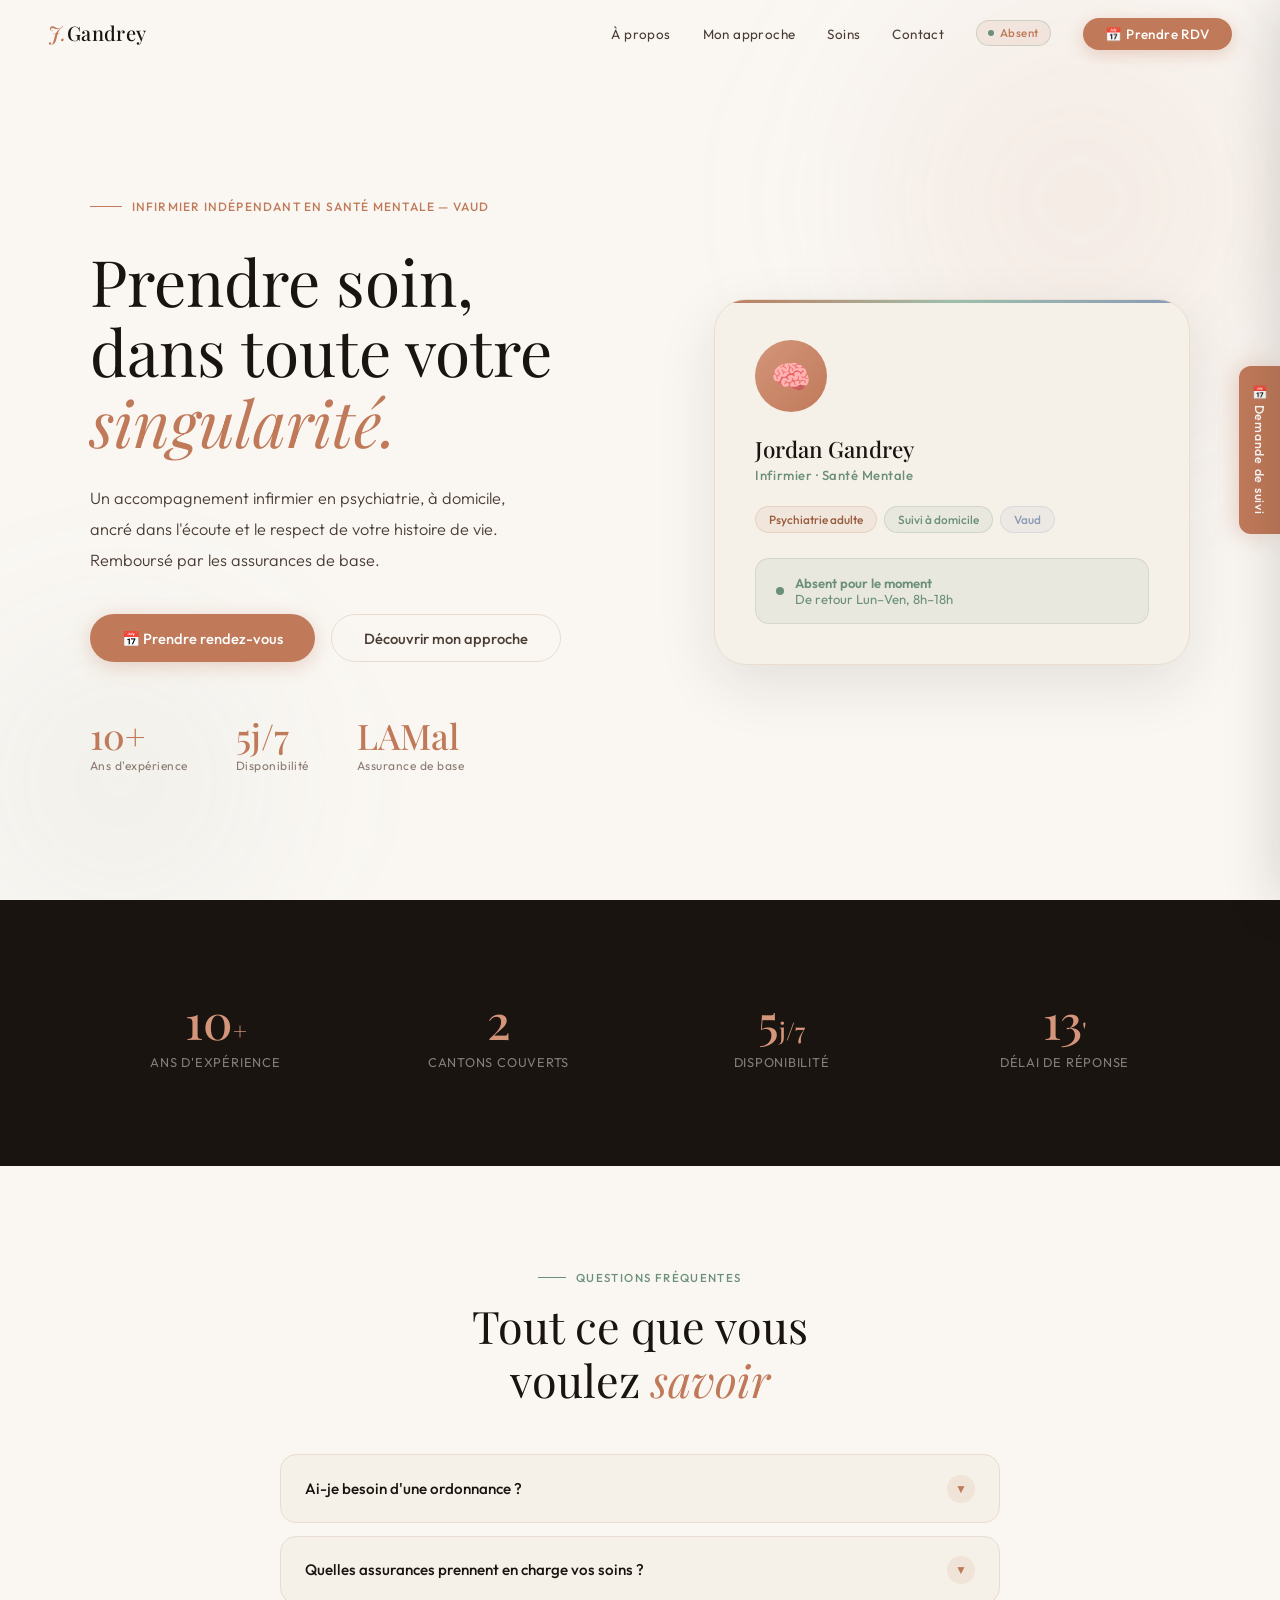
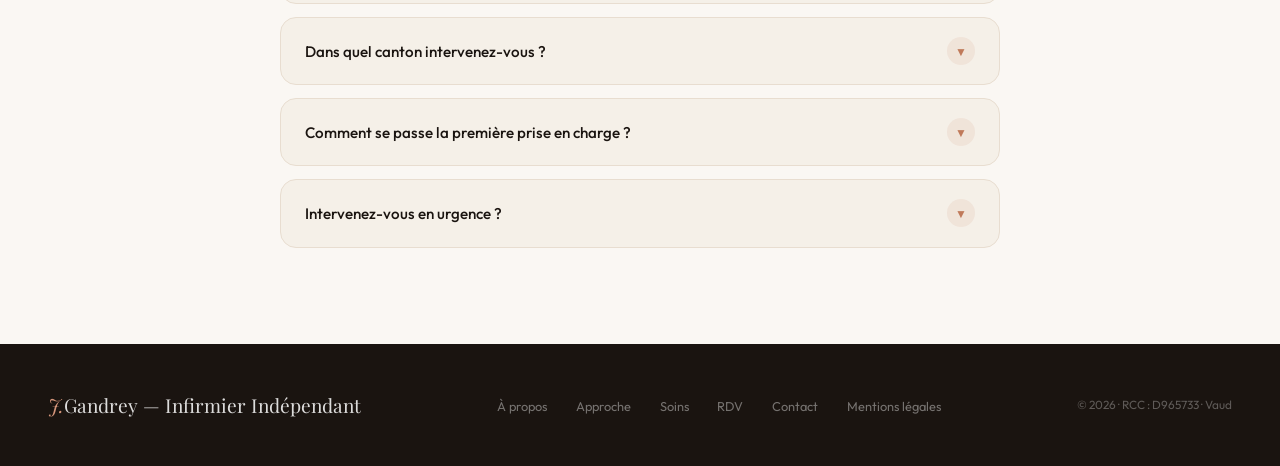
<file: index.html>
<!DOCTYPE html>
<html lang="fr">
<head>
<meta charset="UTF-8"/>
<meta name="viewport" content="width=device-width, initial-scale=1.0"/>
<meta name="google-site-verification" content="IgS9sx7Ei2rERh0AmQqqD_kfYR2W5op-xLHqdqCOcks"/>
<title>Jordan Gandrey — Infirmier Indépendant en Santé Mentale | Vaud</title>
<meta name="description" content="Infirmier indépendant en santé mentale à domicile, canton de Vaud. Suivi psychiatrique, entretiens, injections retard, coordination de soins. Remboursé par les assurances de base."/>
<meta property="og:type" content="website"/>
<meta property="og:locale" content="fr_CH"/>
<meta property="og:title" content="Jordan Gandrey — Infirmier Indépendant en Santé Mentale"/>
<meta property="og:description" content="Infirmier indépendant en santé mentale à domicile, canton de Vaud. Remboursé par les assurances de base."/>
<meta property="og:url" content="https://gandrey-santementale.ch/"/>
<meta name="twitter:card" content="summary"/>
<link rel="canonical" href="https://gandrey-santementale.ch/"/>
<link rel="icon" href="data:image/svg+xml,%3Csvg xmlns='http://www.w3.org/2000/svg' viewBox='0 0 64 64'%3E%3Crect width='64' height='64' rx='16' fill='%23c07a5a'/%3E%3Ctext x='32' y='44' font-family='Georgia,serif' font-size='34' font-style='italic' fill='%23fff' text-anchor='middle'%3EJ%3C/text%3E%3C/svg%3E"/>
<script type="application/ld+json">
{
  "@context": "https://schema.org",
  "@type": "MedicalBusiness",
  "name": "Jordan Gandrey - Infirmier en Santé Mentale",
  "description": "Infirmier indépendant en santé mentale à domicile, canton de Vaud. Remboursé par les assurances de base.",
  "url": "https://gandrey-santementale.ch/",
  "telephone": "+41784477846",
  "email": "jordan.gandrey@curacasa-hin.ch",
  "areaServed": {"@type": "AdministrativeArea", "name": "Canton de Vaud"},
  "medicalSpecialty": "Psychiatric",
  "priceRange": "Remboursé par les assurances de base",
  "sameAs": ["https://www.linkedin.com/in/jordan-gandrey-7a633412a/"],
  "openingHoursSpecification": {
    "@type": "OpeningHoursSpecification",
    "dayOfWeek": ["Monday", "Tuesday", "Wednesday", "Thursday", "Friday"],
    "opens": "08:00",
    "closes": "18:00"
  }
}
</script>
<script type="application/ld+json">
{
  "@context": "https://schema.org",
  "@type": "FAQPage",
  "mainEntity": [
    {
      "@type": "Question",
      "name": "Ai-je besoin d'une ordonnance ?",
      "acceptedAnswer": {
        "@type": "Answer",
        "text": "Non, pas besoin d'avoir déjà une ordonnance. C'est la fiche OPAS, signée par un médecin, qui fait office d'ordonnance pour les soins remboursés par l'assurance de base — et c'est moi qui m'en occupe : avec votre accord, je contacte votre médecin traitant ou psychiatre pour faire établir et signer cette fiche. Vous n'avez donc rien à démarcher vous-même."
      }
    },
    {
      "@type": "Question",
      "name": "Quelles assurances prennent en charge vos soins ?",
      "acceptedAnswer": {
        "@type": "Answer",
        "text": "Mes prestations sont remboursées par les assurances de base. La prise en charge dépend de votre contrat et franchise. La plupart des assurances complémentaires couvrent également une part des soins."
      }
    },
    {
      "@type": "Question",
      "name": "Dans quel canton intervenez-vous ?",
      "acceptedAnswer": {
        "@type": "Answer",
        "text": "J'interviens dans tout le canton de Vaud, à domicile. Pour toute demande hors de ce canton, contactez-moi directement."
      }
    },
    {
      "@type": "Question",
      "name": "Comment se passe la première prise en charge ?",
      "acceptedAnswer": {
        "@type": "Answer",
        "text": "Nous commençons par un entretien d'évaluation à votre domicile, sans engagement. Cela me permet de comprendre votre situation et construire un plan de soins adapté."
      }
    },
    {
      "@type": "Question",
      "name": "Intervenez-vous en urgence ?",
      "acceptedAnswer": {
        "@type": "Answer",
        "text": "Pour les urgences psychiatriques, contactez le 144 ou le 143 (La Main Tendue). Pour les demandes urgentes non-vitales, appelez-moi directement au 078 447 78 46."
      }
    }
  ]
}
</script>
<link rel="preconnect" href="https://fonts.googleapis.com"/>
<link href="https://fonts.googleapis.com/css2?family=Playfair+Display:ital,wght@0,400;0,500;0,700;1,400;1,500&family=Outfit:wght@300;400;500;600&display=swap" rel="stylesheet"/>
<link rel="stylesheet" href="/style.css"/>
</head>
<body>

<!-- NAV -->
<nav id="navbar">
  <a class="nav-logo" href="/"><em>J.</em>Gandrey</a>
  <ul class="nav-links" id="nav-links">
    <li><a href="/a-propos/">À propos</a></li>
    <li><a href="/approche/">Mon approche</a></li>
    <li><a href="/soins/">Soins</a></li>
    <li><a href="/contact/">Contact</a></li>
    <li><span class="nav-badge" id="nav-badge">Disponible</span></li>
    <li><a href="/rdv/" class="nav-pill">📅 Prendre RDV</a></li>
  </ul>
  <button class="hamburger" id="hamburger" aria-label="Ouvrir le menu" aria-expanded="false" aria-controls="nav-links"><span></span><span></span><span></span></button>
</nav>

<!-- BOUTON FLOTTANT -->
<button class="side-trigger" id="btn-side-trigger">📅 Demande de suivi</button>

<!-- OVERLAY -->
<div class="side-overlay" id="side-overlay"></div>

<!-- SIDE PANEL -->
<div class="side-panel" id="side-panel">
  <div class="side-panel-header">
    <h3>Demande de suivi</h3>
    <button class="side-panel-close" id="btn-side-close">✕</button>
  </div>
  <div class="side-panel-body">
    <div class="side-tabs">
      <button class="side-tab active" id="stab-patient">👤 Patient</button>
      <button class="side-tab" id="stab-pro">🏥 Pro de santé</button>
    </div>
    <!-- FORM PATIENT -->
    <div class="side-form" id="side-form-patient">
      <form id="form-patient" name="demande-patient" method="POST" data-netlify="true" netlify-honeypot="bot-field-patient">
        <input type="hidden" name="form-name" value="demande-patient"/>
        <p style="display:none"><label>Ne pas remplir : <input name="bot-field-patient"/></label></p>
        <div class="side-form-group"><label>Prénom &amp; Nom *</label><input type="text" id="s-nom" name="nom" placeholder="Prénom Nom"/></div>
        <div class="side-form-group"><label>Téléphone *</label><input type="tel" id="s-tel" name="telephone" placeholder="078 XXX XX XX"/></div>
        <div class="side-form-group"><label>Date souhaitée *</label><input type="date" id="s-date" name="date"/></div>
        <div class="side-form-group"><label>Heure * (09h–16h)</label><input type="time" id="s-heure" name="heure" min="09:00" max="16:00"/></div>
        <div class="side-form-group"><label>Type de soin *</label>
          <select id="s-soin" name="soin">
            <option value="">Sélectionner...</option>
            <option>Entretien infirmier / soutien</option>
            <option>Préparation du pilulier</option>
            <option>Injection retard (neuroleptique)</option>
            <option>Surveillance &amp; étayage psychiatrique</option>
            <option>Entretien motivationnel</option>
            <option>Autre / première prise de contact</option>
          </select>
        </div>
        <div class="side-form-group"><label>Adresse *</label><input type="text" id="s-adresse" name="adresse" placeholder="Rue, ville, NPA"/></div>
        <div class="side-note">✉️ Votre demande est envoyée directement, sans passer par votre messagerie.</div>
        <button class="side-submit" type="submit" id="btn-book-patient">Confirmer le rendez-vous</button>
      </form>
      <div class="side-tel-block">
        <div class="side-tel-label">Besoin d'aide ?</div>
        <a href="tel:+41784477846">📞 078 447 78 46</a>
        <div class="side-tel-sub">Contactez-moi directement</div>
      </div>
    </div>
    <!-- FORM PRO -->
    <div class="side-form" id="side-form-pro" hidden>
      <form id="form-pro" name="demande-pro" method="POST" data-netlify="true" netlify-honeypot="bot-field-pro">
        <input type="hidden" name="form-name" value="demande-pro"/>
        <p style="display:none"><label>Ne pas remplir : <input name="bot-field-pro"/></label></p>
        <div class="side-form-group"><label>Prénom &amp; Nom *</label><input type="text" id="sp-nom" name="nom" placeholder="Prénom Nom"/></div>
        <div class="side-form-group"><label>Profession *</label>
          <select id="sp-profession" name="profession">
            <option value="">Sélectionner...</option>
            <option>Psychiatre</option>
            <option>Médecin généraliste</option>
            <option>Infirmier(e) CMS</option>
            <option>Psychologue FSP</option>
            <option>Assistant(e) social(e)</option>
            <option>Équipe mobile psychiatrique</option>
            <option>Autre</option>
          </select>
        </div>
        <div class="side-form-group"><label>Téléphone *</label><input type="tel" id="sp-tel" name="telephone" placeholder="078 XXX XX XX"/></div>
        <div class="side-form-group"><label>Date souhaitée *</label><input type="date" id="sp-date" name="date"/></div>
        <div class="side-form-group"><label>Heure * (09h–16h)</label><input type="time" id="sp-heure" name="heure" min="09:00" max="16:00"/></div>
        <div class="side-form-group"><label>Motif *</label>
          <select id="sp-motif" name="motif">
            <option value="">Sélectionner...</option>
            <option>Demande de suivi pour un patient</option>
            <option>Coordination de soins</option>
            <option>Relais post-hospitalisation</option>
            <option>Réunion de synthèse / staff</option>
            <option>Autre</option>
          </select>
        </div>
        <div class="side-note">🏥 Votre demande est envoyée directement, sans passer par votre messagerie.</div>
        <button class="side-submit" type="submit" id="btn-book-pro">Envoyer la demande</button>
      </form>
      <div class="side-tel-block">
        <div class="side-tel-label">Besoin d'aide ?</div>
        <a href="tel:+41784477846">📞 078 447 78 46</a>
        <div class="side-tel-sub">Contactez-moi directement</div>
      </div>
    </div>
  </div>
</div>

<section id="hero-section">
  <div class="hero-orb hero-orb-1"></div>
  <div class="hero-orb hero-orb-2"></div>
  <div class="hero-inner">
    <div class="hero-left">
      <div class="hero-eyebrow">Infirmier indépendant en santé mentale — Vaud</div>
      <h1 class="hero-h1">Prendre soin,<br>dans toute votre<br><em>singularité.</em></h1>
      <p class="hero-desc">Un accompagnement infirmier en psychiatrie, à domicile, ancré dans l'écoute et le respect de votre histoire de vie. Remboursé par les assurances de base.</p>
      <div class="hero-actions">
        <a class="btn btn-fill" href="/rdv/">📅 Prendre rendez-vous</a>
        <a class="btn btn-outline" href="/a-propos/">Découvrir mon approche</a>
      </div>
      <div class="hero-stats">
        <div><div class="hero-stat-num"><span class="counter" data-years-exp="true" data-target="9">0</span>+</div><div class="hero-stat-label">Ans d'expérience</div></div>
        <div><div class="hero-stat-num"><span class="counter" data-target="5">0</span>j/7</div><div class="hero-stat-label">Disponibilité</div></div>
        <div><div class="hero-stat-num">LAMal</div><div class="hero-stat-label">Assurance de base</div></div>
      </div>
    </div>
    <div class="hero-right">
      <div class="hero-card">
        <div class="hero-card-avatar">🧠</div>
        <div class="hero-card-name">Jordan Gandrey</div>
        <div class="hero-card-title">Infirmier · Santé Mentale</div>
        <div class="hero-card-tags">
          <span class="tag">Psychiatrie adulte</span>
          <span class="tag moss">Suivi à domicile</span>
          <span class="tag dusk">Vaud</span>
        </div>
        <div class="hero-card-avail">
          <div class="avail-dot"></div>
          <div class="avail-text"><strong id="avail-text">Disponible aujourd'hui</strong><br><span id="avail-sub">Réponse sous 30 minutes</span></div>
        </div>
      </div>
    </div>
  </div>
</section>

<section id="counters-section" class="section">
  <div class="section-inner">
    <div class="counters-grid">
      <div class="reveal"><div class="counter-num"><span class="counter" data-years-exp="true" data-target="9">0</span><span class="counter-suffix">+</span></div><div class="counter-label">Ans d'expérience</div></div>
      <div class="reveal reveal-delay-1"><div class="counter-num"><span class="counter" data-target="2">0</span></div><div class="counter-label">Cantons couverts</div></div>
      <div class="reveal reveal-delay-2"><div class="counter-num"><span class="counter" data-target="5">0</span><span class="counter-suffix">j/7</span></div><div class="counter-label">Disponibilité</div></div>
      <div class="reveal reveal-delay-3"><div class="counter-num"><span class="counter" data-target="30">0</span><span class="counter-suffix">'</span></div><div class="counter-label">Délai de réponse</div></div>
    </div>
  </div>
</section>

<section class="section" style="background:var(--paper)">
  <div class="section-inner">
    <div class="reveal" style="text-align:center;margin-bottom:0">
      <div class="section-eyebrow" style="justify-content:center">Questions fréquentes</div>
      <h2 class="section-h2">Tout ce que vous<br>voulez <em>savoir</em></h2>
    </div>
    <div class="faq-list">
      <div class="faq-item reveal"><button class="faq-question" aria-expanded="false">Ai-je besoin d'une ordonnance ?<span class="faq-arrow">▼</span></button><div class="faq-answer"><div class="faq-answer-inner">Non, pas besoin d'avoir déjà une ordonnance. C'est la fiche OPAS, signée par un médecin, qui fait office d'ordonnance pour les soins remboursés par l'assurance de base — et c'est moi qui m'en occupe : avec votre accord, je contacte votre médecin traitant ou psychiatre pour faire établir et signer cette fiche. Vous n'avez donc rien à démarcher vous-même.</div></div></div>
      <div class="faq-item reveal reveal-delay-1"><button class="faq-question" aria-expanded="false">Quelles assurances prennent en charge vos soins ?<span class="faq-arrow">▼</span></button><div class="faq-answer"><div class="faq-answer-inner">Mes prestations sont remboursées par les assurances de base. La prise en charge dépend de votre contrat et franchise. La plupart des assurances complémentaires couvrent également une part des soins.</div></div></div>
      <div class="faq-item reveal reveal-delay-2"><button class="faq-question" aria-expanded="false">Dans quel canton intervenez-vous ?<span class="faq-arrow">▼</span></button><div class="faq-answer"><div class="faq-answer-inner">J'interviens dans tout le canton de Vaud, à domicile. Pour toute demande hors de ce canton, contactez-moi directement.</div></div></div>
      <div class="faq-item reveal reveal-delay-3"><button class="faq-question" aria-expanded="false">Comment se passe la première prise en charge ?<span class="faq-arrow">▼</span></button><div class="faq-answer"><div class="faq-answer-inner">Nous commençons par un entretien d'évaluation à votre domicile, sans engagement. Cela me permet de comprendre votre situation et construire un plan de soins adapté.</div></div></div>
      <div class="faq-item reveal reveal-delay-4"><button class="faq-question" aria-expanded="false">Intervenez-vous en urgence ?<span class="faq-arrow">▼</span></button><div class="faq-answer"><div class="faq-answer-inner">Pour les urgences psychiatriques, contactez le 144 ou le 143 (La Main Tendue). Pour les demandes urgentes non-vitales, appelez-moi directement au 078 447 78 46.</div></div></div>
    </div>
  </div>
</section>

<!-- MODAL -->
<div class="modal-overlay" id="modal">
  <div class="modal-box">
    <div class="modal-icon" id="modal-icon">✉️</div>
    <h3 id="modal-title"></h3>
    <p id="modal-text"></p>
    <button class="modal-close" id="modal-close-btn">Fermer</button>
  </div>
</div>

<!-- FOOTER -->
<footer>
  <div class="footer-logo"><em>J.</em>Gandrey — Infirmier Indépendant</div>
  <ul class="footer-links">
    <li><a href="/a-propos/">À propos</a></li>
    <li><a href="/approche/">Approche</a></li>
    <li><a href="/soins/">Soins</a></li>
    <li><a href="/rdv/">RDV</a></li>
    <li><a href="/contact/">Contact</a></li>
    <li><a href="/mentions-legales/">Mentions légales</a></li>
  </ul>
  <div class="footer-legal">© <span id="copyright-year">2025</span> · RCC : D965733 · Vaud</div>
</footer>

<script src="/script.js"></script>
</body>
</html>
</file>
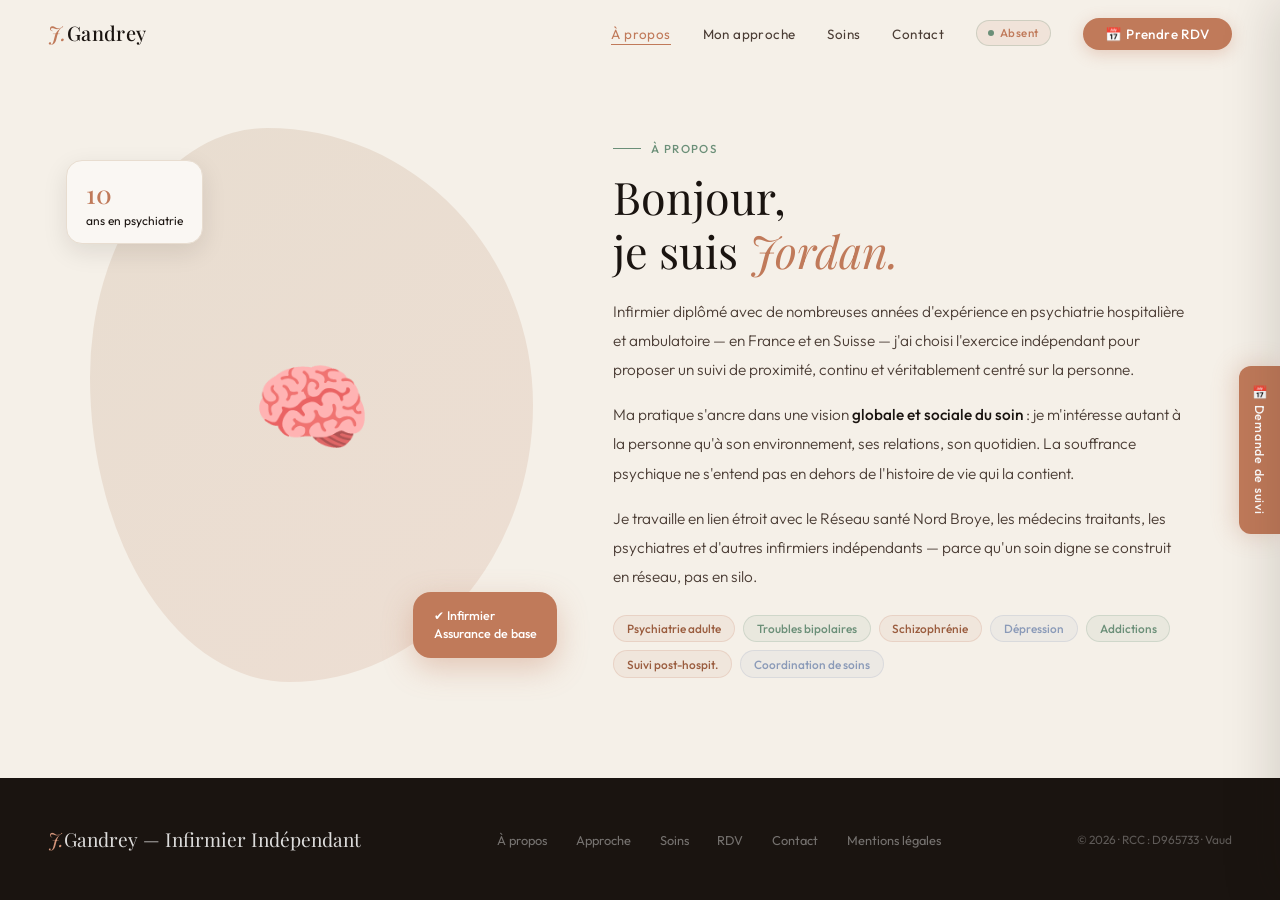
<file: a-propos/index.html>
<!DOCTYPE html>
<html lang="fr">
<head>
<meta charset="UTF-8"/>
<meta name="viewport" content="width=device-width, initial-scale=1.0"/>
<title>À Propos — Jordan Gandrey, Infirmier Indépendant | Vaud</title>
<meta name="description" content="Infirmier diplômé depuis 2016, spécialisé en psychiatrie adulte. Découvrez le parcours et l'approche de soin de Jordan Gandrey, infirmier indépendant en santé mentale dans le canton de Vaud."/>
<meta property="og:type" content="website"/>
<meta property="og:locale" content="fr_CH"/>
<meta property="og:title" content="À Propos — Jordan Gandrey, Infirmier Indépendant"/>
<meta property="og:description" content="Infirmier diplômé depuis 2016, spécialisé en psychiatrie adulte, dans le canton de Vaud."/>
<meta property="og:url" content="https://gandrey-santementale.ch/a-propos/"/>
<meta name="twitter:card" content="summary"/>
<link rel="canonical" href="https://gandrey-santementale.ch/a-propos/"/>
<link rel="icon" href="data:image/svg+xml,%3Csvg xmlns='http://www.w3.org/2000/svg' viewBox='0 0 64 64'%3E%3Crect width='64' height='64' rx='16' fill='%23c07a5a'/%3E%3Ctext x='32' y='44' font-family='Georgia,serif' font-size='34' font-style='italic' fill='%23fff' text-anchor='middle'%3EJ%3C/text%3E%3C/svg%3E"/>
<script type="application/ld+json">
{
  "@context": "https://schema.org",
  "@type": "MedicalBusiness",
  "name": "Jordan Gandrey - Infirmier en Santé Mentale",
  "description": "Infirmier indépendant en santé mentale à domicile, canton de Vaud. Remboursé par les assurances de base.",
  "url": "https://gandrey-santementale.ch/",
  "telephone": "+41784477846",
  "email": "jordan.gandrey@curacasa-hin.ch",
  "areaServed": {"@type": "AdministrativeArea", "name": "Canton de Vaud"},
  "medicalSpecialty": "Psychiatric",
  "priceRange": "Remboursé par les assurances de base",
  "sameAs": ["https://www.linkedin.com/in/jordan-gandrey-7a633412a/"],
  "openingHoursSpecification": {
    "@type": "OpeningHoursSpecification",
    "dayOfWeek": ["Monday", "Tuesday", "Wednesday", "Thursday", "Friday"],
    "opens": "08:00",
    "closes": "18:00"
  }
}
</script>
<link rel="preconnect" href="https://fonts.googleapis.com"/>
<link href="https://fonts.googleapis.com/css2?family=Playfair+Display:ital,wght@0,400;0,500;0,700;1,400;1,500&family=Outfit:wght@300;400;500;600&display=swap" rel="stylesheet"/>
<link rel="stylesheet" href="/style.css"/>
</head>
<body>

<!-- NAV -->
<nav id="navbar">
  <a class="nav-logo" href="/"><em>J.</em>Gandrey</a>
  <ul class="nav-links" id="nav-links">
    <li><a href="/a-propos/" class="active">À propos</a></li>
    <li><a href="/approche/">Mon approche</a></li>
    <li><a href="/soins/">Soins</a></li>
    <li><a href="/contact/">Contact</a></li>
    <li><span class="nav-badge" id="nav-badge">Disponible</span></li>
    <li><a href="/rdv/" class="nav-pill">📅 Prendre RDV</a></li>
  </ul>
  <button class="hamburger" id="hamburger" aria-label="Ouvrir le menu" aria-expanded="false" aria-controls="nav-links"><span></span><span></span><span></span></button>
</nav>

<!-- BOUTON FLOTTANT -->
<button class="side-trigger" id="btn-side-trigger">📅 Demande de suivi</button>

<!-- OVERLAY -->
<div class="side-overlay" id="side-overlay"></div>

<!-- SIDE PANEL -->
<div class="side-panel" id="side-panel">
  <div class="side-panel-header">
    <h3>Demande de suivi</h3>
    <button class="side-panel-close" id="btn-side-close">✕</button>
  </div>
  <div class="side-panel-body">
    <div class="side-tabs">
      <button class="side-tab active" id="stab-patient">👤 Patient</button>
      <button class="side-tab" id="stab-pro">🏥 Pro de santé</button>
    </div>
    <!-- FORM PATIENT -->
    <div class="side-form" id="side-form-patient">
      <form id="form-patient" name="demande-patient" method="POST" data-netlify="true" netlify-honeypot="bot-field-patient">
        <input type="hidden" name="form-name" value="demande-patient"/>
        <p style="display:none"><label>Ne pas remplir : <input name="bot-field-patient"/></label></p>
        <div class="side-form-group"><label>Prénom &amp; Nom *</label><input type="text" id="s-nom" name="nom" placeholder="Prénom Nom"/></div>
        <div class="side-form-group"><label>Téléphone *</label><input type="tel" id="s-tel" name="telephone" placeholder="078 XXX XX XX"/></div>
        <div class="side-form-group"><label>Date souhaitée *</label><input type="date" id="s-date" name="date"/></div>
        <div class="side-form-group"><label>Heure * (09h–16h)</label><input type="time" id="s-heure" name="heure" min="09:00" max="16:00"/></div>
        <div class="side-form-group"><label>Type de soin *</label>
          <select id="s-soin" name="soin">
            <option value="">Sélectionner...</option>
            <option>Entretien infirmier / soutien</option>
            <option>Préparation du pilulier</option>
            <option>Injection retard (neuroleptique)</option>
            <option>Surveillance &amp; étayage psychiatrique</option>
            <option>Entretien motivationnel</option>
            <option>Autre / première prise de contact</option>
          </select>
        </div>
        <div class="side-form-group"><label>Adresse *</label><input type="text" id="s-adresse" name="adresse" placeholder="Rue, ville, NPA"/></div>
        <div class="side-note">✉️ Votre demande est envoyée directement, sans passer par votre messagerie.</div>
        <button class="side-submit" type="submit" id="btn-book-patient">Confirmer le rendez-vous</button>
      </form>
      <div class="side-tel-block">
        <div class="side-tel-label">Besoin d'aide ?</div>
        <a href="tel:+41784477846">📞 078 447 78 46</a>
        <div class="side-tel-sub">Contactez-moi directement</div>
      </div>
    </div>
    <!-- FORM PRO -->
    <div class="side-form" id="side-form-pro" hidden>
      <form id="form-pro" name="demande-pro" method="POST" data-netlify="true" netlify-honeypot="bot-field-pro">
        <input type="hidden" name="form-name" value="demande-pro"/>
        <p style="display:none"><label>Ne pas remplir : <input name="bot-field-pro"/></label></p>
        <div class="side-form-group"><label>Prénom &amp; Nom *</label><input type="text" id="sp-nom" name="nom" placeholder="Prénom Nom"/></div>
        <div class="side-form-group"><label>Profession *</label>
          <select id="sp-profession" name="profession">
            <option value="">Sélectionner...</option>
            <option>Psychiatre</option>
            <option>Médecin généraliste</option>
            <option>Infirmier(e) CMS</option>
            <option>Psychologue FSP</option>
            <option>Assistant(e) social(e)</option>
            <option>Équipe mobile psychiatrique</option>
            <option>Autre</option>
          </select>
        </div>
        <div class="side-form-group"><label>Téléphone *</label><input type="tel" id="sp-tel" name="telephone" placeholder="078 XXX XX XX"/></div>
        <div class="side-form-group"><label>Date souhaitée *</label><input type="date" id="sp-date" name="date"/></div>
        <div class="side-form-group"><label>Heure * (09h–16h)</label><input type="time" id="sp-heure" name="heure" min="09:00" max="16:00"/></div>
        <div class="side-form-group"><label>Motif *</label>
          <select id="sp-motif" name="motif">
            <option value="">Sélectionner...</option>
            <option>Demande de suivi pour un patient</option>
            <option>Coordination de soins</option>
            <option>Relais post-hospitalisation</option>
            <option>Réunion de synthèse / staff</option>
            <option>Autre</option>
          </select>
        </div>
        <div class="side-note">🏥 Votre demande est envoyée directement, sans passer par votre messagerie.</div>
        <button class="side-submit" type="submit" id="btn-book-pro">Envoyer la demande</button>
      </form>
      <div class="side-tel-block">
        <div class="side-tel-label">Besoin d'aide ?</div>
        <a href="tel:+41784477846">📞 078 447 78 46</a>
        <div class="side-tel-sub">Contactez-moi directement</div>
      </div>
    </div>
  </div>
</div>

<section id="about-section" class="section" style="padding-top:8rem">
  <div class="section-inner">
    <div class="about-grid">
      <div style="position:relative" class="reveal-left">
        <div class="about-blob">🧠
          <div class="about-float-badge">✔ Infirmier<br>Assurance de base</div>
          <div class="about-float-stat"><strong class="counter" data-years-exp="true" data-target="9">0</strong>ans en psychiatrie</div>
        </div>
      </div>
      <div class="about-text reveal-right">
        <div class="section-eyebrow">À propos</div>
        <h2 class="section-h2">Bonjour,<br>je suis <em>Jordan.</em></h2>
        <p style="margin-top:1.2rem">Infirmier diplômé avec de nombreuses années d'expérience en psychiatrie hospitalière et ambulatoire — en France et en Suisse — j'ai choisi l'exercice indépendant pour proposer un suivi de proximité, continu et véritablement centré sur la personne.</p>
        <p>Ma pratique s'ancre dans une vision <strong>globale et sociale du soin</strong> : je m'intéresse autant à la personne qu'à son environnement, ses relations, son quotidien. La souffrance psychique ne s'entend pas en dehors de l'histoire de vie qui la contient.</p>
        <p>Je travaille en lien étroit avec le Réseau santé Nord Broye, les médecins traitants, les psychiatres et d'autres infirmiers indépendants — parce qu'un soin digne se construit en réseau, pas en silo.</p>
        <div class="about-chips">
          <span class="tag">Psychiatrie adulte</span><span class="tag moss">Troubles bipolaires</span><span class="tag">Schizophrénie</span><span class="tag dusk">Dépression</span><span class="tag moss">Addictions</span><span class="tag">Suivi post-hospit.</span><span class="tag dusk">Coordination de soins</span>
        </div>
      </div>
    </div>
  </div>
</section>

<!-- MODAL -->
<div class="modal-overlay" id="modal">
  <div class="modal-box">
    <div class="modal-icon" id="modal-icon">✉️</div>
    <h3 id="modal-title"></h3>
    <p id="modal-text"></p>
    <button class="modal-close" id="modal-close-btn">Fermer</button>
  </div>
</div>

<!-- FOOTER -->
<footer>
  <div class="footer-logo"><em>J.</em>Gandrey — Infirmier Indépendant</div>
  <ul class="footer-links">
    <li><a href="/a-propos/">À propos</a></li>
    <li><a href="/approche/">Approche</a></li>
    <li><a href="/soins/">Soins</a></li>
    <li><a href="/rdv/">RDV</a></li>
    <li><a href="/contact/">Contact</a></li>
    <li><a href="/mentions-legales/">Mentions légales</a></li>
  </ul>
  <div class="footer-legal">© <span id="copyright-year">2025</span> · RCC : D965733 · Vaud</div>
</footer>

<script src="/script.js"></script>
</body>
</html>
</file>
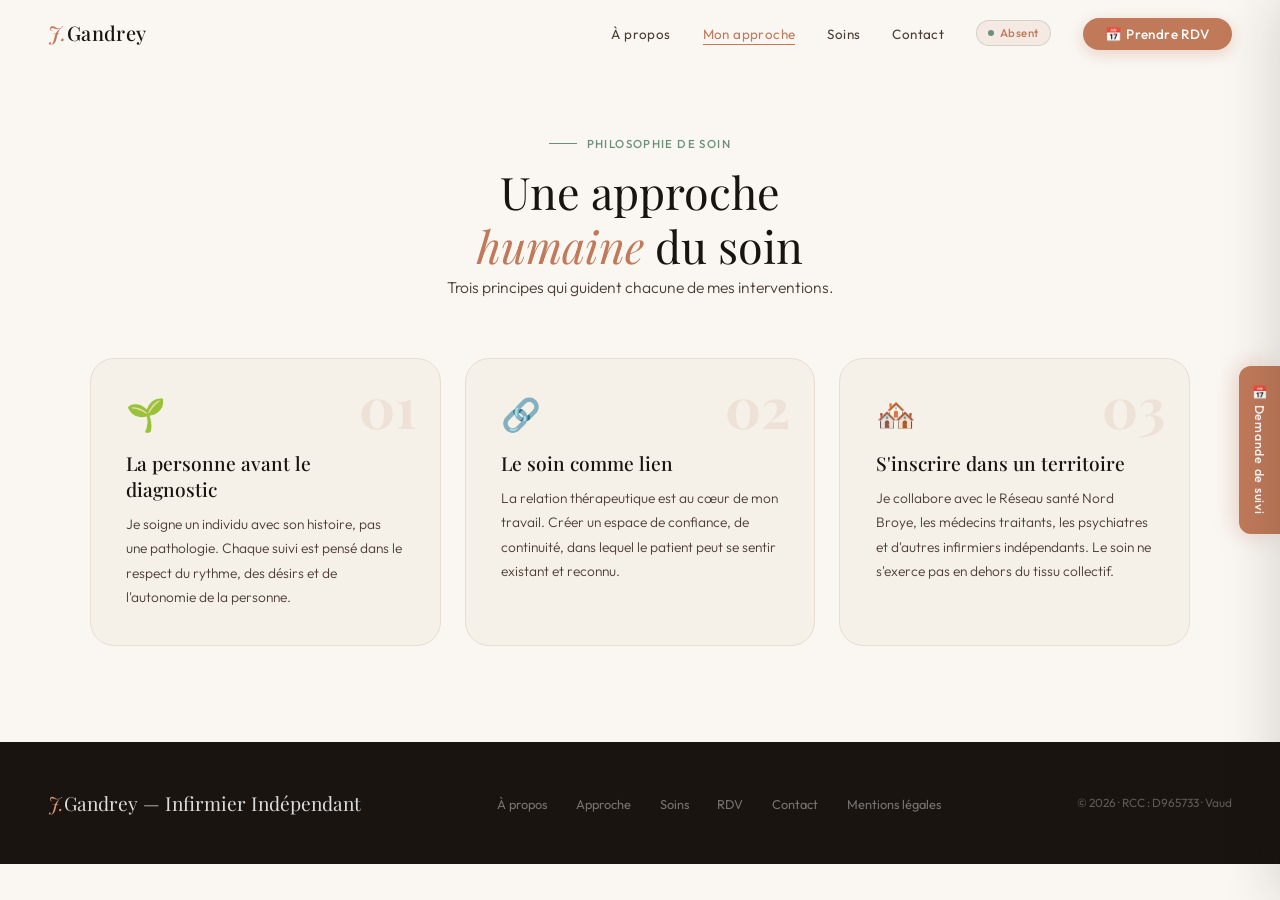
<file: approche/index.html>
<!DOCTYPE html>
<html lang="fr">
<head>
<meta charset="UTF-8"/>
<meta name="viewport" content="width=device-width, initial-scale=1.0"/>
<title>Mon Approche de Soin — Jordan Gandrey, Infirmier Indépendant</title>
<meta name="description" content="Une approche humaine et centrée sur la personne : découvrez la philosophie de soin de Jordan Gandrey, infirmier indépendant en psychiatrie à domicile, canton de Vaud."/>
<meta property="og:type" content="website"/>
<meta property="og:locale" content="fr_CH"/>
<meta property="og:title" content="Mon Approche de Soin — Jordan Gandrey"/>
<meta property="og:description" content="Une approche humaine et centrée sur la personne, canton de Vaud."/>
<meta property="og:url" content="https://gandrey-santementale.ch/approche/"/>
<meta name="twitter:card" content="summary"/>
<link rel="canonical" href="https://gandrey-santementale.ch/approche/"/>
<link rel="icon" href="data:image/svg+xml,%3Csvg xmlns='http://www.w3.org/2000/svg' viewBox='0 0 64 64'%3E%3Crect width='64' height='64' rx='16' fill='%23c07a5a'/%3E%3Ctext x='32' y='44' font-family='Georgia,serif' font-size='34' font-style='italic' fill='%23fff' text-anchor='middle'%3EJ%3C/text%3E%3C/svg%3E"/>
<script type="application/ld+json">
{
  "@context": "https://schema.org",
  "@type": "MedicalBusiness",
  "name": "Jordan Gandrey - Infirmier en Santé Mentale",
  "description": "Infirmier indépendant en santé mentale à domicile, canton de Vaud. Remboursé par les assurances de base.",
  "url": "https://gandrey-santementale.ch/",
  "telephone": "+41784477846",
  "email": "jordan.gandrey@curacasa-hin.ch",
  "areaServed": {"@type": "AdministrativeArea", "name": "Canton de Vaud"},
  "medicalSpecialty": "Psychiatric",
  "priceRange": "Remboursé par les assurances de base",
  "sameAs": ["https://www.linkedin.com/in/jordan-gandrey-7a633412a/"],
  "openingHoursSpecification": {
    "@type": "OpeningHoursSpecification",
    "dayOfWeek": ["Monday", "Tuesday", "Wednesday", "Thursday", "Friday"],
    "opens": "08:00",
    "closes": "18:00"
  }
}
</script>
<link rel="preconnect" href="https://fonts.googleapis.com"/>
<link href="https://fonts.googleapis.com/css2?family=Playfair+Display:ital,wght@0,400;0,500;0,700;1,400;1,500&family=Outfit:wght@300;400;500;600&display=swap" rel="stylesheet"/>
<link rel="stylesheet" href="/style.css"/>
</head>
<body>

<!-- NAV -->
<nav id="navbar">
  <a class="nav-logo" href="/"><em>J.</em>Gandrey</a>
  <ul class="nav-links" id="nav-links">
    <li><a href="/a-propos/">À propos</a></li>
    <li><a href="/approche/" class="active">Mon approche</a></li>
    <li><a href="/soins/">Soins</a></li>
    <li><a href="/contact/">Contact</a></li>
    <li><span class="nav-badge" id="nav-badge">Disponible</span></li>
    <li><a href="/rdv/" class="nav-pill">📅 Prendre RDV</a></li>
  </ul>
  <button class="hamburger" id="hamburger" aria-label="Ouvrir le menu" aria-expanded="false" aria-controls="nav-links"><span></span><span></span><span></span></button>
</nav>

<!-- BOUTON FLOTTANT -->
<button class="side-trigger" id="btn-side-trigger">📅 Demande de suivi</button>

<!-- OVERLAY -->
<div class="side-overlay" id="side-overlay"></div>

<!-- SIDE PANEL -->
<div class="side-panel" id="side-panel">
  <div class="side-panel-header">
    <h3>Demande de suivi</h3>
    <button class="side-panel-close" id="btn-side-close">✕</button>
  </div>
  <div class="side-panel-body">
    <div class="side-tabs">
      <button class="side-tab active" id="stab-patient">👤 Patient</button>
      <button class="side-tab" id="stab-pro">🏥 Pro de santé</button>
    </div>
    <!-- FORM PATIENT -->
    <div class="side-form" id="side-form-patient">
      <form id="form-patient" name="demande-patient" method="POST" data-netlify="true" netlify-honeypot="bot-field-patient">
        <input type="hidden" name="form-name" value="demande-patient"/>
        <p style="display:none"><label>Ne pas remplir : <input name="bot-field-patient"/></label></p>
        <div class="side-form-group"><label>Prénom &amp; Nom *</label><input type="text" id="s-nom" name="nom" placeholder="Prénom Nom"/></div>
        <div class="side-form-group"><label>Téléphone *</label><input type="tel" id="s-tel" name="telephone" placeholder="078 XXX XX XX"/></div>
        <div class="side-form-group"><label>Date souhaitée *</label><input type="date" id="s-date" name="date"/></div>
        <div class="side-form-group"><label>Heure * (09h–16h)</label><input type="time" id="s-heure" name="heure" min="09:00" max="16:00"/></div>
        <div class="side-form-group"><label>Type de soin *</label>
          <select id="s-soin" name="soin">
            <option value="">Sélectionner...</option>
            <option>Entretien infirmier / soutien</option>
            <option>Préparation du pilulier</option>
            <option>Injection retard (neuroleptique)</option>
            <option>Surveillance &amp; étayage psychiatrique</option>
            <option>Entretien motivationnel</option>
            <option>Autre / première prise de contact</option>
          </select>
        </div>
        <div class="side-form-group"><label>Adresse *</label><input type="text" id="s-adresse" name="adresse" placeholder="Rue, ville, NPA"/></div>
        <div class="side-note">✉️ Votre demande est envoyée directement, sans passer par votre messagerie.</div>
        <button class="side-submit" type="submit" id="btn-book-patient">Confirmer le rendez-vous</button>
      </form>
      <div class="side-tel-block">
        <div class="side-tel-label">Besoin d'aide ?</div>
        <a href="tel:+41784477846">📞 078 447 78 46</a>
        <div class="side-tel-sub">Contactez-moi directement</div>
      </div>
    </div>
    <!-- FORM PRO -->
    <div class="side-form" id="side-form-pro" hidden>
      <form id="form-pro" name="demande-pro" method="POST" data-netlify="true" netlify-honeypot="bot-field-pro">
        <input type="hidden" name="form-name" value="demande-pro"/>
        <p style="display:none"><label>Ne pas remplir : <input name="bot-field-pro"/></label></p>
        <div class="side-form-group"><label>Prénom &amp; Nom *</label><input type="text" id="sp-nom" name="nom" placeholder="Prénom Nom"/></div>
        <div class="side-form-group"><label>Profession *</label>
          <select id="sp-profession" name="profession">
            <option value="">Sélectionner...</option>
            <option>Psychiatre</option>
            <option>Médecin généraliste</option>
            <option>Infirmier(e) CMS</option>
            <option>Psychologue FSP</option>
            <option>Assistant(e) social(e)</option>
            <option>Équipe mobile psychiatrique</option>
            <option>Autre</option>
          </select>
        </div>
        <div class="side-form-group"><label>Téléphone *</label><input type="tel" id="sp-tel" name="telephone" placeholder="078 XXX XX XX"/></div>
        <div class="side-form-group"><label>Date souhaitée *</label><input type="date" id="sp-date" name="date"/></div>
        <div class="side-form-group"><label>Heure * (09h–16h)</label><input type="time" id="sp-heure" name="heure" min="09:00" max="16:00"/></div>
        <div class="side-form-group"><label>Motif *</label>
          <select id="sp-motif" name="motif">
            <option value="">Sélectionner...</option>
            <option>Demande de suivi pour un patient</option>
            <option>Coordination de soins</option>
            <option>Relais post-hospitalisation</option>
            <option>Réunion de synthèse / staff</option>
            <option>Autre</option>
          </select>
        </div>
        <div class="side-note">🏥 Votre demande est envoyée directement, sans passer par votre messagerie.</div>
        <button class="side-submit" type="submit" id="btn-book-pro">Envoyer la demande</button>
      </form>
      <div class="side-tel-block">
        <div class="side-tel-label">Besoin d'aide ?</div>
        <a href="tel:+41784477846">📞 078 447 78 46</a>
        <div class="side-tel-sub">Contactez-moi directement</div>
      </div>
    </div>
  </div>
</div>

<section class="section" style="padding-top:8rem;background:var(--paper)">
  <div class="section-inner">
    <div class="reveal" style="text-align:center;max-width:600px;margin:0 auto 0">
      <div class="section-eyebrow" style="justify-content:center">Philosophie de soin</div>
      <h2 class="section-h2">Une approche<br><em>humaine</em> du soin</h2>
      <p class="section-desc" style="margin:0 auto">Trois principes qui guident chacune de mes interventions.</p>
    </div>
    <div class="approche-grid">
      <div class="approche-card reveal reveal-delay-1"><div class="approche-num">01</div><div class="approche-icon">🌱</div><h3>La personne avant le diagnostic</h3><p>Je soigne un individu avec son histoire, pas une pathologie. Chaque suivi est pensé dans le respect du rythme, des désirs et de l'autonomie de la personne.</p></div>
      <div class="approche-card reveal reveal-delay-2"><div class="approche-num">02</div><div class="approche-icon">🔗</div><h3>Le soin comme lien</h3><p>La relation thérapeutique est au cœur de mon travail. Créer un espace de confiance, de continuité, dans lequel le patient peut se sentir existant et reconnu.</p></div>
      <div class="approche-card reveal reveal-delay-3"><div class="approche-num">03</div><div class="approche-icon">🏘️</div><h3>S'inscrire dans un territoire</h3><p>Je collabore avec le Réseau santé Nord Broye, les médecins traitants, les psychiatres et d'autres infirmiers indépendants. Le soin ne s'exerce pas en dehors du tissu collectif.</p></div>
    </div>
  </div>
</section>

<!-- MODAL -->
<div class="modal-overlay" id="modal">
  <div class="modal-box">
    <div class="modal-icon" id="modal-icon">✉️</div>
    <h3 id="modal-title"></h3>
    <p id="modal-text"></p>
    <button class="modal-close" id="modal-close-btn">Fermer</button>
  </div>
</div>

<!-- FOOTER -->
<footer>
  <div class="footer-logo"><em>J.</em>Gandrey — Infirmier Indépendant</div>
  <ul class="footer-links">
    <li><a href="/a-propos/">À propos</a></li>
    <li><a href="/approche/">Approche</a></li>
    <li><a href="/soins/">Soins</a></li>
    <li><a href="/rdv/">RDV</a></li>
    <li><a href="/contact/">Contact</a></li>
    <li><a href="/mentions-legales/">Mentions légales</a></li>
  </ul>
  <div class="footer-legal">© <span id="copyright-year">2025</span> · RCC : D965733 · Vaud</div>
</footer>

<script src="/script.js"></script>
</body>
</html>
</file>
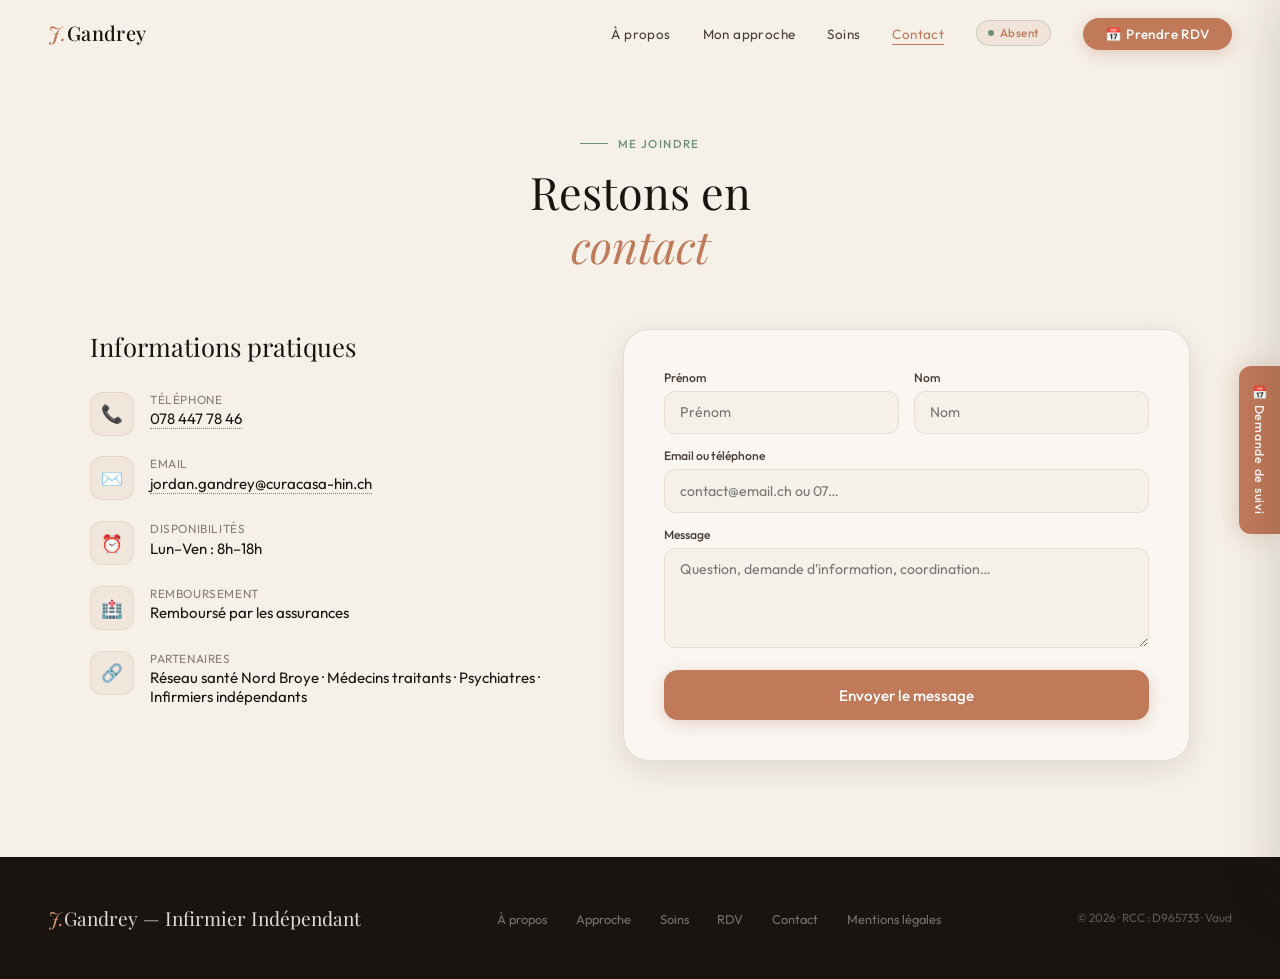
<file: contact/index.html>
<!DOCTYPE html>
<html lang="fr">
<head>
<meta charset="UTF-8"/>
<meta name="viewport" content="width=device-width, initial-scale=1.0"/>
<title>Contact — Jordan Gandrey, Infirmier Indépendant | Vaud</title>
<meta name="description" content="Contactez Jordan Gandrey, infirmier indépendant en santé mentale à domicile, pour toute demande de suivi ou de coordination, canton de Vaud. Téléphone, email et formulaire de contact."/>
<meta property="og:type" content="website"/>
<meta property="og:locale" content="fr_CH"/>
<meta property="og:title" content="Contact — Jordan Gandrey, Infirmier Indépendant"/>
<meta property="og:description" content="Téléphone, email et formulaire de contact, canton de Vaud."/>
<meta property="og:url" content="https://gandrey-santementale.ch/contact/"/>
<meta name="twitter:card" content="summary"/>
<link rel="canonical" href="https://gandrey-santementale.ch/contact/"/>
<link rel="icon" href="data:image/svg+xml,%3Csvg xmlns='http://www.w3.org/2000/svg' viewBox='0 0 64 64'%3E%3Crect width='64' height='64' rx='16' fill='%23c07a5a'/%3E%3Ctext x='32' y='44' font-family='Georgia,serif' font-size='34' font-style='italic' fill='%23fff' text-anchor='middle'%3EJ%3C/text%3E%3C/svg%3E"/>
<script type="application/ld+json">
{
  "@context": "https://schema.org",
  "@type": "MedicalBusiness",
  "name": "Jordan Gandrey - Infirmier en Santé Mentale",
  "description": "Infirmier indépendant en santé mentale à domicile, canton de Vaud. Remboursé par les assurances de base.",
  "url": "https://gandrey-santementale.ch/",
  "telephone": "+41784477846",
  "email": "jordan.gandrey@curacasa-hin.ch",
  "areaServed": {"@type": "AdministrativeArea", "name": "Canton de Vaud"},
  "medicalSpecialty": "Psychiatric",
  "priceRange": "Remboursé par les assurances de base",
  "sameAs": ["https://www.linkedin.com/in/jordan-gandrey-7a633412a/"],
  "openingHoursSpecification": {
    "@type": "OpeningHoursSpecification",
    "dayOfWeek": ["Monday", "Tuesday", "Wednesday", "Thursday", "Friday"],
    "opens": "08:00",
    "closes": "18:00"
  }
}
</script>
<link rel="preconnect" href="https://fonts.googleapis.com"/>
<link href="https://fonts.googleapis.com/css2?family=Playfair+Display:ital,wght@0,400;0,500;0,700;1,400;1,500&family=Outfit:wght@300;400;500;600&display=swap" rel="stylesheet"/>
<link rel="stylesheet" href="/style.css"/>
</head>
<body>

<!-- NAV -->
<nav id="navbar">
  <a class="nav-logo" href="/"><em>J.</em>Gandrey</a>
  <ul class="nav-links" id="nav-links">
    <li><a href="/a-propos/">À propos</a></li>
    <li><a href="/approche/">Mon approche</a></li>
    <li><a href="/soins/">Soins</a></li>
    <li><a href="/contact/" class="active">Contact</a></li>
    <li><span class="nav-badge" id="nav-badge">Disponible</span></li>
    <li><a href="/rdv/" class="nav-pill">📅 Prendre RDV</a></li>
  </ul>
  <button class="hamburger" id="hamburger" aria-label="Ouvrir le menu" aria-expanded="false" aria-controls="nav-links"><span></span><span></span><span></span></button>
</nav>

<!-- BOUTON FLOTTANT -->
<button class="side-trigger" id="btn-side-trigger">📅 Demande de suivi</button>

<!-- OVERLAY -->
<div class="side-overlay" id="side-overlay"></div>

<!-- SIDE PANEL -->
<div class="side-panel" id="side-panel">
  <div class="side-panel-header">
    <h3>Demande de suivi</h3>
    <button class="side-panel-close" id="btn-side-close">✕</button>
  </div>
  <div class="side-panel-body">
    <div class="side-tabs">
      <button class="side-tab active" id="stab-patient">👤 Patient</button>
      <button class="side-tab" id="stab-pro">🏥 Pro de santé</button>
    </div>
    <!-- FORM PATIENT -->
    <div class="side-form" id="side-form-patient">
      <form id="form-patient" name="demande-patient" method="POST" data-netlify="true" netlify-honeypot="bot-field-patient">
        <input type="hidden" name="form-name" value="demande-patient"/>
        <p style="display:none"><label>Ne pas remplir : <input name="bot-field-patient"/></label></p>
        <div class="side-form-group"><label>Prénom &amp; Nom *</label><input type="text" id="s-nom" name="nom" placeholder="Prénom Nom"/></div>
        <div class="side-form-group"><label>Téléphone *</label><input type="tel" id="s-tel" name="telephone" placeholder="078 XXX XX XX"/></div>
        <div class="side-form-group"><label>Date souhaitée *</label><input type="date" id="s-date" name="date"/></div>
        <div class="side-form-group"><label>Heure * (09h–16h)</label><input type="time" id="s-heure" name="heure" min="09:00" max="16:00"/></div>
        <div class="side-form-group"><label>Type de soin *</label>
          <select id="s-soin" name="soin">
            <option value="">Sélectionner...</option>
            <option>Entretien infirmier / soutien</option>
            <option>Préparation du pilulier</option>
            <option>Injection retard (neuroleptique)</option>
            <option>Surveillance &amp; étayage psychiatrique</option>
            <option>Entretien motivationnel</option>
            <option>Autre / première prise de contact</option>
          </select>
        </div>
        <div class="side-form-group"><label>Adresse *</label><input type="text" id="s-adresse" name="adresse" placeholder="Rue, ville, NPA"/></div>
        <div class="side-note">✉️ Votre demande est envoyée directement, sans passer par votre messagerie.</div>
        <button class="side-submit" type="submit" id="btn-book-patient">Confirmer le rendez-vous</button>
      </form>
      <div class="side-tel-block">
        <div class="side-tel-label">Besoin d'aide ?</div>
        <a href="tel:+41784477846">📞 078 447 78 46</a>
        <div class="side-tel-sub">Contactez-moi directement</div>
      </div>
    </div>
    <!-- FORM PRO -->
    <div class="side-form" id="side-form-pro" hidden>
      <form id="form-pro" name="demande-pro" method="POST" data-netlify="true" netlify-honeypot="bot-field-pro">
        <input type="hidden" name="form-name" value="demande-pro"/>
        <p style="display:none"><label>Ne pas remplir : <input name="bot-field-pro"/></label></p>
        <div class="side-form-group"><label>Prénom &amp; Nom *</label><input type="text" id="sp-nom" name="nom" placeholder="Prénom Nom"/></div>
        <div class="side-form-group"><label>Profession *</label>
          <select id="sp-profession" name="profession">
            <option value="">Sélectionner...</option>
            <option>Psychiatre</option>
            <option>Médecin généraliste</option>
            <option>Infirmier(e) CMS</option>
            <option>Psychologue FSP</option>
            <option>Assistant(e) social(e)</option>
            <option>Équipe mobile psychiatrique</option>
            <option>Autre</option>
          </select>
        </div>
        <div class="side-form-group"><label>Téléphone *</label><input type="tel" id="sp-tel" name="telephone" placeholder="078 XXX XX XX"/></div>
        <div class="side-form-group"><label>Date souhaitée *</label><input type="date" id="sp-date" name="date"/></div>
        <div class="side-form-group"><label>Heure * (09h–16h)</label><input type="time" id="sp-heure" name="heure" min="09:00" max="16:00"/></div>
        <div class="side-form-group"><label>Motif *</label>
          <select id="sp-motif" name="motif">
            <option value="">Sélectionner...</option>
            <option>Demande de suivi pour un patient</option>
            <option>Coordination de soins</option>
            <option>Relais post-hospitalisation</option>
            <option>Réunion de synthèse / staff</option>
            <option>Autre</option>
          </select>
        </div>
        <div class="side-note">🏥 Votre demande est envoyée directement, sans passer par votre messagerie.</div>
        <button class="side-submit" type="submit" id="btn-book-pro">Envoyer la demande</button>
      </form>
      <div class="side-tel-block">
        <div class="side-tel-label">Besoin d'aide ?</div>
        <a href="tel:+41784477846">📞 078 447 78 46</a>
        <div class="side-tel-sub">Contactez-moi directement</div>
      </div>
    </div>
  </div>
</div>

<section id="contact-section" class="section" style="padding-top:8rem">
  <div class="section-inner">
    <div class="reveal" style="text-align:center;max-width:560px;margin:0 auto 3.5rem">
      <div class="section-eyebrow" style="justify-content:center">Me joindre</div>
      <h2 class="section-h2">Restons en<br><em>contact</em></h2>
    </div>
    <div class="contact-grid">
      <div class="reveal-left">
        <h3 style="font-family:'Playfair Display',serif;font-size:1.6rem;font-weight:400;margin-bottom:1.8rem">Informations pratiques</h3>
        <div class="contact-item"><div class="contact-icon">📞</div><div><div class="contact-label">Téléphone</div><div class="contact-val"><a href="tel:+41784477846">078 447 78 46</a></div></div></div>
        <div class="contact-item"><div class="contact-icon">✉️</div><div><div class="contact-label">Email</div><div class="contact-val"><a href="mailto:jordan.gandrey@curacasa-hin.ch">jordan.gandrey@curacasa-hin.ch</a></div></div></div>
        <div class="contact-item"><div class="contact-icon">⏰</div><div><div class="contact-label">Disponibilités</div><div class="contact-val">Lun–Ven : 8h–18h</div></div></div>
        <div class="contact-item"><div class="contact-icon">🏥</div><div><div class="contact-label">Remboursement</div><div class="contact-val">Remboursé par les assurances</div></div></div>
        <div class="contact-item"><div class="contact-icon">🔗</div><div><div class="contact-label">Partenaires</div><div class="contact-val">Réseau santé Nord Broye · Médecins traitants · Psychiatres · Infirmiers indépendants</div></div></div>
      </div>
      <div class="reveal-right">
        <div class="contact-form-wrap">
          <form id="contact-form" name="contact" method="POST" data-netlify="true" netlify-honeypot="bot-field">
            <input type="hidden" name="form-name" value="contact"/>
            <p style="display:none"><label>Ne pas remplir : <input name="bot-field"/></label></p>
            <div class="form-row">
              <div class="form-group"><label>Prénom</label><input type="text" name="prenom" placeholder="Prénom" required/></div>
              <div class="form-group"><label>Nom</label><input type="text" name="nom" placeholder="Nom" required/></div>
            </div>
            <div class="form-row">
              <div class="form-group form-full"><label>Email ou téléphone</label><input type="text" name="contact" placeholder="contact@email.ch ou 07…" required/></div>
            </div>
            <div class="form-row">
              <div class="form-group form-full"><label>Message</label><textarea name="message" placeholder="Question, demande d'information, coordination…" required></textarea></div>
            </div>
            <button type="submit" class="form-submit" id="btn-contact-send">Envoyer le message</button>
          </form>
        </div>
      </div>
    </div>
  </div>
</section>

<!-- MODAL -->
<div class="modal-overlay" id="modal">
  <div class="modal-box">
    <div class="modal-icon" id="modal-icon">✉️</div>
    <h3 id="modal-title"></h3>
    <p id="modal-text"></p>
    <button class="modal-close" id="modal-close-btn">Fermer</button>
  </div>
</div>

<!-- FOOTER -->
<footer>
  <div class="footer-logo"><em>J.</em>Gandrey — Infirmier Indépendant</div>
  <ul class="footer-links">
    <li><a href="/a-propos/">À propos</a></li>
    <li><a href="/approche/">Approche</a></li>
    <li><a href="/soins/">Soins</a></li>
    <li><a href="/rdv/">RDV</a></li>
    <li><a href="/contact/">Contact</a></li>
    <li><a href="/mentions-legales/">Mentions légales</a></li>
  </ul>
  <div class="footer-legal">© <span id="copyright-year">2025</span> · RCC : D965733 · Vaud</div>
</footer>

<script src="/script.js"></script>
</body>
</html>
</file>
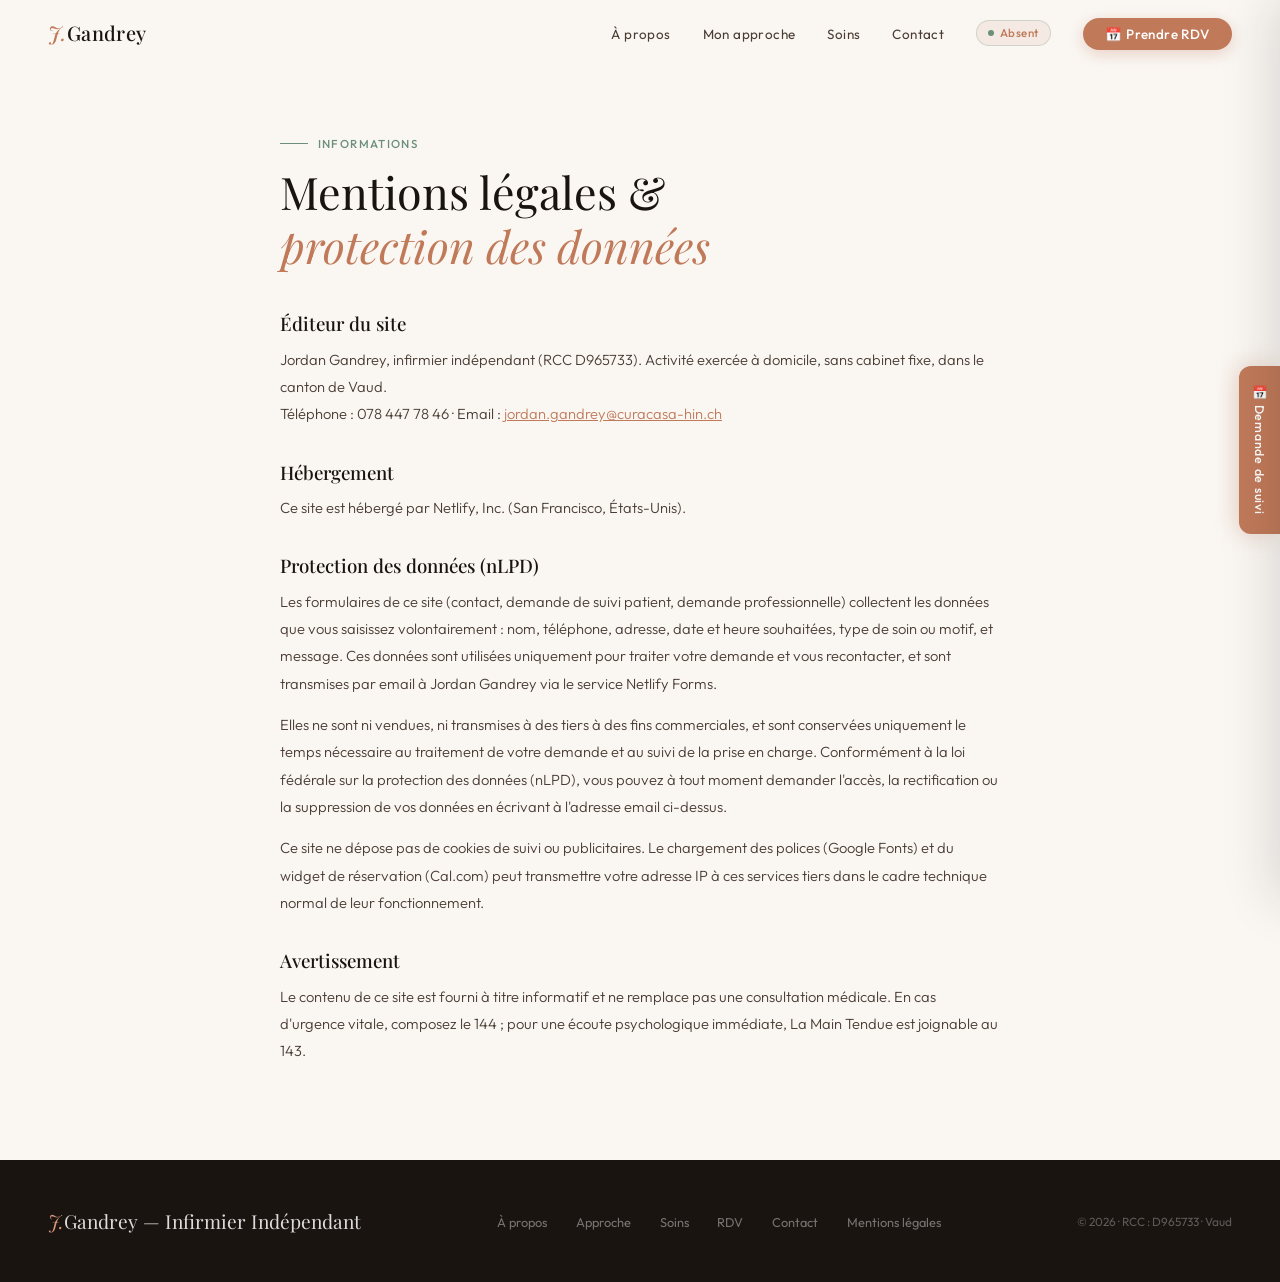
<file: mentions-legales/index.html>
<!DOCTYPE html>
<html lang="fr">
<head>
<meta charset="UTF-8"/>
<meta name="viewport" content="width=device-width, initial-scale=1.0"/>
<title>Mentions Légales &amp; Protection des Données — Jordan Gandrey</title>
<meta name="description" content="Mentions légales, informations sur l'éditeur du site et politique de protection des données (nLPD) du site de Jordan Gandrey, infirmier indépendant en santé mentale."/>
<meta property="og:type" content="website"/>
<meta property="og:locale" content="fr_CH"/>
<meta property="og:title" content="Mentions Légales &amp; Protection des Données — Jordan Gandrey"/>
<meta property="og:description" content="Mentions légales et politique de protection des données (nLPD)."/>
<meta property="og:url" content="https://gandrey-santementale.ch/mentions-legales/"/>
<meta name="twitter:card" content="summary"/>
<link rel="canonical" href="https://gandrey-santementale.ch/mentions-legales/"/>
<link rel="icon" href="data:image/svg+xml,%3Csvg xmlns='http://www.w3.org/2000/svg' viewBox='0 0 64 64'%3E%3Crect width='64' height='64' rx='16' fill='%23c07a5a'/%3E%3Ctext x='32' y='44' font-family='Georgia,serif' font-size='34' font-style='italic' fill='%23fff' text-anchor='middle'%3EJ%3C/text%3E%3C/svg%3E"/>
<link rel="preconnect" href="https://fonts.googleapis.com"/>
<link href="https://fonts.googleapis.com/css2?family=Playfair+Display:ital,wght@0,400;0,500;0,700;1,400;1,500&family=Outfit:wght@300;400;500;600&display=swap" rel="stylesheet"/>
<link rel="stylesheet" href="/style.css"/>
</head>
<body>

<!-- NAV -->
<nav id="navbar">
  <a class="nav-logo" href="/"><em>J.</em>Gandrey</a>
  <ul class="nav-links" id="nav-links">
    <li><a href="/a-propos/">À propos</a></li>
    <li><a href="/approche/">Mon approche</a></li>
    <li><a href="/soins/">Soins</a></li>
    <li><a href="/contact/">Contact</a></li>
    <li><span class="nav-badge" id="nav-badge">Disponible</span></li>
    <li><a href="/rdv/" class="nav-pill">📅 Prendre RDV</a></li>
  </ul>
  <button class="hamburger" id="hamburger" aria-label="Ouvrir le menu" aria-expanded="false" aria-controls="nav-links"><span></span><span></span><span></span></button>
</nav>

<!-- BOUTON FLOTTANT -->
<button class="side-trigger" id="btn-side-trigger">📅 Demande de suivi</button>

<!-- OVERLAY -->
<div class="side-overlay" id="side-overlay"></div>

<!-- SIDE PANEL -->
<div class="side-panel" id="side-panel">
  <div class="side-panel-header">
    <h3>Demande de suivi</h3>
    <button class="side-panel-close" id="btn-side-close">✕</button>
  </div>
  <div class="side-panel-body">
    <div class="side-tabs">
      <button class="side-tab active" id="stab-patient">👤 Patient</button>
      <button class="side-tab" id="stab-pro">🏥 Pro de santé</button>
    </div>
    <!-- FORM PATIENT -->
    <div class="side-form" id="side-form-patient">
      <form id="form-patient" name="demande-patient" method="POST" data-netlify="true" netlify-honeypot="bot-field-patient">
        <input type="hidden" name="form-name" value="demande-patient"/>
        <p style="display:none"><label>Ne pas remplir : <input name="bot-field-patient"/></label></p>
        <div class="side-form-group"><label>Prénom &amp; Nom *</label><input type="text" id="s-nom" name="nom" placeholder="Prénom Nom"/></div>
        <div class="side-form-group"><label>Téléphone *</label><input type="tel" id="s-tel" name="telephone" placeholder="078 XXX XX XX"/></div>
        <div class="side-form-group"><label>Date souhaitée *</label><input type="date" id="s-date" name="date"/></div>
        <div class="side-form-group"><label>Heure * (09h–16h)</label><input type="time" id="s-heure" name="heure" min="09:00" max="16:00"/></div>
        <div class="side-form-group"><label>Type de soin *</label>
          <select id="s-soin" name="soin">
            <option value="">Sélectionner...</option>
            <option>Entretien infirmier / soutien</option>
            <option>Préparation du pilulier</option>
            <option>Injection retard (neuroleptique)</option>
            <option>Surveillance &amp; étayage psychiatrique</option>
            <option>Entretien motivationnel</option>
            <option>Autre / première prise de contact</option>
          </select>
        </div>
        <div class="side-form-group"><label>Adresse *</label><input type="text" id="s-adresse" name="adresse" placeholder="Rue, ville, NPA"/></div>
        <div class="side-note">✉️ Votre demande est envoyée directement, sans passer par votre messagerie.</div>
        <button class="side-submit" type="submit" id="btn-book-patient">Confirmer le rendez-vous</button>
      </form>
      <div class="side-tel-block">
        <div class="side-tel-label">Besoin d'aide ?</div>
        <a href="tel:+41784477846">📞 078 447 78 46</a>
        <div class="side-tel-sub">Contactez-moi directement</div>
      </div>
    </div>
    <!-- FORM PRO -->
    <div class="side-form" id="side-form-pro" hidden>
      <form id="form-pro" name="demande-pro" method="POST" data-netlify="true" netlify-honeypot="bot-field-pro">
        <input type="hidden" name="form-name" value="demande-pro"/>
        <p style="display:none"><label>Ne pas remplir : <input name="bot-field-pro"/></label></p>
        <div class="side-form-group"><label>Prénom &amp; Nom *</label><input type="text" id="sp-nom" name="nom" placeholder="Prénom Nom"/></div>
        <div class="side-form-group"><label>Profession *</label>
          <select id="sp-profession" name="profession">
            <option value="">Sélectionner...</option>
            <option>Psychiatre</option>
            <option>Médecin généraliste</option>
            <option>Infirmier(e) CMS</option>
            <option>Psychologue FSP</option>
            <option>Assistant(e) social(e)</option>
            <option>Équipe mobile psychiatrique</option>
            <option>Autre</option>
          </select>
        </div>
        <div class="side-form-group"><label>Téléphone *</label><input type="tel" id="sp-tel" name="telephone" placeholder="078 XXX XX XX"/></div>
        <div class="side-form-group"><label>Date souhaitée *</label><input type="date" id="sp-date" name="date"/></div>
        <div class="side-form-group"><label>Heure * (09h–16h)</label><input type="time" id="sp-heure" name="heure" min="09:00" max="16:00"/></div>
        <div class="side-form-group"><label>Motif *</label>
          <select id="sp-motif" name="motif">
            <option value="">Sélectionner...</option>
            <option>Demande de suivi pour un patient</option>
            <option>Coordination de soins</option>
            <option>Relais post-hospitalisation</option>
            <option>Réunion de synthèse / staff</option>
            <option>Autre</option>
          </select>
        </div>
        <div class="side-note">🏥 Votre demande est envoyée directement, sans passer par votre messagerie.</div>
        <button class="side-submit" type="submit" id="btn-book-pro">Envoyer la demande</button>
      </form>
      <div class="side-tel-block">
        <div class="side-tel-label">Besoin d'aide ?</div>
        <a href="tel:+41784477846">📞 078 447 78 46</a>
        <div class="side-tel-sub">Contactez-moi directement</div>
      </div>
    </div>
  </div>
</div>

<section class="section" style="padding-top:8rem;background:var(--paper)">
  <div class="section-inner">
    <div class="reveal" style="max-width:720px;margin:0 auto">
      <div class="section-eyebrow">Informations</div>
      <h2 class="section-h2">Mentions légales &amp;<br><em>protection des données</em></h2>

      <h3 style="font-family:'Playfair Display',serif;font-weight:500;margin-top:2.4rem;margin-bottom:.6rem">Éditeur du site</h3>
      <p style="font-size:.92rem;color:var(--ink-mid);line-height:1.85;font-weight:300">Jordan Gandrey, infirmier indépendant (RCC D965733). Activité exercée à domicile, sans cabinet fixe, dans le canton de Vaud.<br>Téléphone : 078 447 78 46 · Email : <a href="mailto:jordan.gandrey@curacasa-hin.ch" style="color:var(--clay)">jordan.gandrey@curacasa-hin.ch</a></p>

      <h3 style="font-family:'Playfair Display',serif;font-weight:500;margin-top:2rem;margin-bottom:.6rem">Hébergement</h3>
      <p style="font-size:.92rem;color:var(--ink-mid);line-height:1.85;font-weight:300">Ce site est hébergé par Netlify, Inc. (San Francisco, États-Unis).</p>

      <h3 style="font-family:'Playfair Display',serif;font-weight:500;margin-top:2rem;margin-bottom:.6rem">Protection des données (nLPD)</h3>
      <p style="font-size:.92rem;color:var(--ink-mid);line-height:1.85;font-weight:300">Les formulaires de ce site (contact, demande de suivi patient, demande professionnelle) collectent les données que vous saisissez volontairement : nom, téléphone, adresse, date et heure souhaitées, type de soin ou motif, et message. Ces données sont utilisées uniquement pour traiter votre demande et vous recontacter, et sont transmises par email à Jordan Gandrey via le service Netlify Forms.</p>
      <p style="font-size:.92rem;color:var(--ink-mid);line-height:1.85;font-weight:300;margin-top:.9rem">Elles ne sont ni vendues, ni transmises à des tiers à des fins commerciales, et sont conservées uniquement le temps nécessaire au traitement de votre demande et au suivi de la prise en charge. Conformément à la loi fédérale sur la protection des données (nLPD), vous pouvez à tout moment demander l'accès, la rectification ou la suppression de vos données en écrivant à l'adresse email ci-dessus.</p>
      <p style="font-size:.92rem;color:var(--ink-mid);line-height:1.85;font-weight:300;margin-top:.9rem">Ce site ne dépose pas de cookies de suivi ou publicitaires. Le chargement des polices (Google Fonts) et du widget de réservation (Cal.com) peut transmettre votre adresse IP à ces services tiers dans le cadre technique normal de leur fonctionnement.</p>

      <h3 style="font-family:'Playfair Display',serif;font-weight:500;margin-top:2rem;margin-bottom:.6rem">Avertissement</h3>
      <p style="font-size:.92rem;color:var(--ink-mid);line-height:1.85;font-weight:300">Le contenu de ce site est fourni à titre informatif et ne remplace pas une consultation médicale. En cas d'urgence vitale, composez le 144 ; pour une écoute psychologique immédiate, La Main Tendue est joignable au 143.</p>
    </div>
  </div>
</section>

<!-- MODAL -->
<div class="modal-overlay" id="modal">
  <div class="modal-box">
    <div class="modal-icon" id="modal-icon">✉️</div>
    <h3 id="modal-title"></h3>
    <p id="modal-text"></p>
    <button class="modal-close" id="modal-close-btn">Fermer</button>
  </div>
</div>

<!-- FOOTER -->
<footer>
  <div class="footer-logo"><em>J.</em>Gandrey — Infirmier Indépendant</div>
  <ul class="footer-links">
    <li><a href="/a-propos/">À propos</a></li>
    <li><a href="/approche/">Approche</a></li>
    <li><a href="/soins/">Soins</a></li>
    <li><a href="/rdv/">RDV</a></li>
    <li><a href="/contact/">Contact</a></li>
    <li><a href="/mentions-legales/">Mentions légales</a></li>
  </ul>
  <div class="footer-legal">© <span id="copyright-year">2025</span> · RCC : D965733 · Vaud</div>
</footer>

<script src="/script.js"></script>
</body>
</html>
</file>
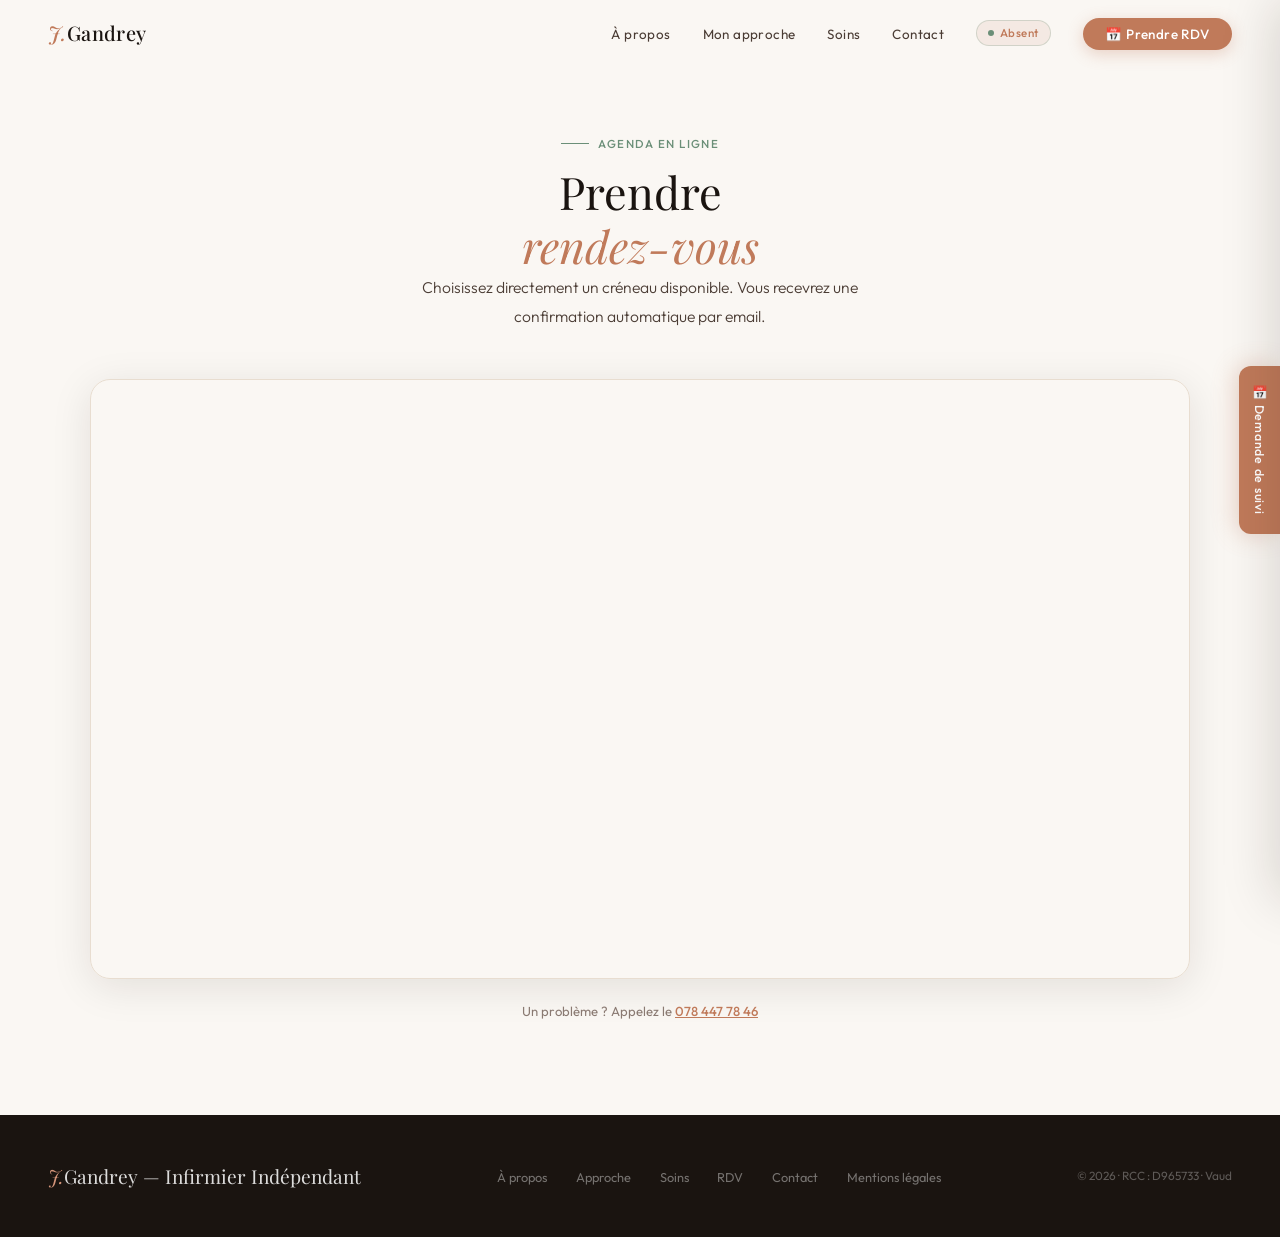
<file: rdv/index.html>
<!DOCTYPE html>
<html lang="fr">
<head>
<meta charset="UTF-8"/>
<meta name="viewport" content="width=device-width, initial-scale=1.0"/>
<title>Prendre Rendez-vous en Ligne — Jordan Gandrey, Infirmier Indépendant</title>
<meta name="description" content="Réservez directement un rendez-vous en ligne avec Jordan Gandrey, infirmier indépendant en santé mentale à domicile, canton de Vaud."/>
<meta property="og:type" content="website"/>
<meta property="og:locale" content="fr_CH"/>
<meta property="og:title" content="Prendre Rendez-vous en Ligne — Jordan Gandrey"/>
<meta property="og:description" content="Réservez directement un rendez-vous en ligne, canton de Vaud."/>
<meta property="og:url" content="https://gandrey-santementale.ch/rdv/"/>
<meta name="twitter:card" content="summary"/>
<link rel="canonical" href="https://gandrey-santementale.ch/rdv/"/>
<link rel="icon" href="data:image/svg+xml,%3Csvg xmlns='http://www.w3.org/2000/svg' viewBox='0 0 64 64'%3E%3Crect width='64' height='64' rx='16' fill='%23c07a5a'/%3E%3Ctext x='32' y='44' font-family='Georgia,serif' font-size='34' font-style='italic' fill='%23fff' text-anchor='middle'%3EJ%3C/text%3E%3C/svg%3E"/>
<script type="application/ld+json">
{
  "@context": "https://schema.org",
  "@type": "MedicalBusiness",
  "name": "Jordan Gandrey - Infirmier en Santé Mentale",
  "description": "Infirmier indépendant en santé mentale à domicile, canton de Vaud. Remboursé par les assurances de base.",
  "url": "https://gandrey-santementale.ch/",
  "telephone": "+41784477846",
  "email": "jordan.gandrey@curacasa-hin.ch",
  "areaServed": {"@type": "AdministrativeArea", "name": "Canton de Vaud"},
  "medicalSpecialty": "Psychiatric",
  "priceRange": "Remboursé par les assurances de base",
  "sameAs": ["https://www.linkedin.com/in/jordan-gandrey-7a633412a/"],
  "openingHoursSpecification": {
    "@type": "OpeningHoursSpecification",
    "dayOfWeek": ["Monday", "Tuesday", "Wednesday", "Thursday", "Friday"],
    "opens": "08:00",
    "closes": "18:00"
  }
}
</script>
<link rel="preconnect" href="https://fonts.googleapis.com"/>
<link href="https://fonts.googleapis.com/css2?family=Playfair+Display:ital,wght@0,400;0,500;0,700;1,400;1,500&family=Outfit:wght@300;400;500;600&display=swap" rel="stylesheet"/>
<link rel="stylesheet" href="/style.css"/>
</head>
<body>

<!-- NAV -->
<nav id="navbar">
  <a class="nav-logo" href="/"><em>J.</em>Gandrey</a>
  <ul class="nav-links" id="nav-links">
    <li><a href="/a-propos/">À propos</a></li>
    <li><a href="/approche/">Mon approche</a></li>
    <li><a href="/soins/">Soins</a></li>
    <li><a href="/contact/">Contact</a></li>
    <li><span class="nav-badge" id="nav-badge">Disponible</span></li>
    <li><a href="/rdv/" class="nav-pill active">📅 Prendre RDV</a></li>
  </ul>
  <button class="hamburger" id="hamburger" aria-label="Ouvrir le menu" aria-expanded="false" aria-controls="nav-links"><span></span><span></span><span></span></button>
</nav>

<!-- BOUTON FLOTTANT -->
<button class="side-trigger" id="btn-side-trigger">📅 Demande de suivi</button>

<!-- OVERLAY -->
<div class="side-overlay" id="side-overlay"></div>

<!-- SIDE PANEL -->
<div class="side-panel" id="side-panel">
  <div class="side-panel-header">
    <h3>Demande de suivi</h3>
    <button class="side-panel-close" id="btn-side-close">✕</button>
  </div>
  <div class="side-panel-body">
    <div class="side-tabs">
      <button class="side-tab active" id="stab-patient">👤 Patient</button>
      <button class="side-tab" id="stab-pro">🏥 Pro de santé</button>
    </div>
    <!-- FORM PATIENT -->
    <div class="side-form" id="side-form-patient">
      <form id="form-patient" name="demande-patient" method="POST" data-netlify="true" netlify-honeypot="bot-field-patient">
        <input type="hidden" name="form-name" value="demande-patient"/>
        <p style="display:none"><label>Ne pas remplir : <input name="bot-field-patient"/></label></p>
        <div class="side-form-group"><label>Prénom &amp; Nom *</label><input type="text" id="s-nom" name="nom" placeholder="Prénom Nom"/></div>
        <div class="side-form-group"><label>Téléphone *</label><input type="tel" id="s-tel" name="telephone" placeholder="078 XXX XX XX"/></div>
        <div class="side-form-group"><label>Date souhaitée *</label><input type="date" id="s-date" name="date"/></div>
        <div class="side-form-group"><label>Heure * (09h–16h)</label><input type="time" id="s-heure" name="heure" min="09:00" max="16:00"/></div>
        <div class="side-form-group"><label>Type de soin *</label>
          <select id="s-soin" name="soin">
            <option value="">Sélectionner...</option>
            <option>Entretien infirmier / soutien</option>
            <option>Préparation du pilulier</option>
            <option>Injection retard (neuroleptique)</option>
            <option>Surveillance &amp; étayage psychiatrique</option>
            <option>Entretien motivationnel</option>
            <option>Autre / première prise de contact</option>
          </select>
        </div>
        <div class="side-form-group"><label>Adresse *</label><input type="text" id="s-adresse" name="adresse" placeholder="Rue, ville, NPA"/></div>
        <div class="side-note">✉️ Votre demande est envoyée directement, sans passer par votre messagerie.</div>
        <button class="side-submit" type="submit" id="btn-book-patient">Confirmer le rendez-vous</button>
      </form>
      <div class="side-tel-block">
        <div class="side-tel-label">Besoin d'aide ?</div>
        <a href="tel:+41784477846">📞 078 447 78 46</a>
        <div class="side-tel-sub">Contactez-moi directement</div>
      </div>
    </div>
    <!-- FORM PRO -->
    <div class="side-form" id="side-form-pro" hidden>
      <form id="form-pro" name="demande-pro" method="POST" data-netlify="true" netlify-honeypot="bot-field-pro">
        <input type="hidden" name="form-name" value="demande-pro"/>
        <p style="display:none"><label>Ne pas remplir : <input name="bot-field-pro"/></label></p>
        <div class="side-form-group"><label>Prénom &amp; Nom *</label><input type="text" id="sp-nom" name="nom" placeholder="Prénom Nom"/></div>
        <div class="side-form-group"><label>Profession *</label>
          <select id="sp-profession" name="profession">
            <option value="">Sélectionner...</option>
            <option>Psychiatre</option>
            <option>Médecin généraliste</option>
            <option>Infirmier(e) CMS</option>
            <option>Psychologue FSP</option>
            <option>Assistant(e) social(e)</option>
            <option>Équipe mobile psychiatrique</option>
            <option>Autre</option>
          </select>
        </div>
        <div class="side-form-group"><label>Téléphone *</label><input type="tel" id="sp-tel" name="telephone" placeholder="078 XXX XX XX"/></div>
        <div class="side-form-group"><label>Date souhaitée *</label><input type="date" id="sp-date" name="date"/></div>
        <div class="side-form-group"><label>Heure * (09h–16h)</label><input type="time" id="sp-heure" name="heure" min="09:00" max="16:00"/></div>
        <div class="side-form-group"><label>Motif *</label>
          <select id="sp-motif" name="motif">
            <option value="">Sélectionner...</option>
            <option>Demande de suivi pour un patient</option>
            <option>Coordination de soins</option>
            <option>Relais post-hospitalisation</option>
            <option>Réunion de synthèse / staff</option>
            <option>Autre</option>
          </select>
        </div>
        <div class="side-note">🏥 Votre demande est envoyée directement, sans passer par votre messagerie.</div>
        <button class="side-submit" type="submit" id="btn-book-pro">Envoyer la demande</button>
      </form>
      <div class="side-tel-block">
        <div class="side-tel-label">Besoin d'aide ?</div>
        <a href="tel:+41784477846">📞 078 447 78 46</a>
        <div class="side-tel-sub">Contactez-moi directement</div>
      </div>
    </div>
  </div>
</div>

<section id="rdv-section" class="section" style="padding-top:8rem">
  <div class="section-inner">
    <div class="reveal" style="text-align:center;max-width:580px;margin:0 auto 3rem">
      <div class="section-eyebrow" style="justify-content:center">Agenda en ligne</div>
      <h2 class="section-h2">Prendre<br><em>rendez-vous</em></h2>
      <p class="section-desc" style="margin:0 auto">Choisissez directement un créneau disponible. Vous recevrez une confirmation automatique par email.</p>
    </div>
    <div id="cal-inline-widget"></div>
    <p style="text-align:center;margin-top:1.5rem;font-size:.82rem;color:var(--ink-light)">Un problème ? Appelez le <a href="tel:+41784477846" style="color:var(--clay);font-weight:500">078 447 78 46</a></p>
  </div>
</section>

<!-- MODAL -->
<div class="modal-overlay" id="modal">
  <div class="modal-box">
    <div class="modal-icon" id="modal-icon">✉️</div>
    <h3 id="modal-title"></h3>
    <p id="modal-text"></p>
    <button class="modal-close" id="modal-close-btn">Fermer</button>
  </div>
</div>

<!-- FOOTER -->
<footer>
  <div class="footer-logo"><em>J.</em>Gandrey — Infirmier Indépendant</div>
  <ul class="footer-links">
    <li><a href="/a-propos/">À propos</a></li>
    <li><a href="/approche/">Approche</a></li>
    <li><a href="/soins/">Soins</a></li>
    <li><a href="/rdv/">RDV</a></li>
    <li><a href="/contact/">Contact</a></li>
    <li><a href="/mentions-legales/">Mentions légales</a></li>
  </ul>
  <div class="footer-legal">© <span id="copyright-year">2025</span> · RCC : D965733 · Vaud</div>
</footer>

<script src="/script.js"></script>
<!-- Cal.com (chargé uniquement sur cette page) -->
<script type="text/javascript">
(function(C,A,L){let p=function(a,ar){a.q.push(ar);};let d=C.document;C.Cal=C.Cal||function(){let cal=C.Cal;let ar=arguments;if(!cal.loaded){cal.ns={};cal.q=cal.q||[];d.head.appendChild(d.createElement("script")).src=A;cal.loaded=true;}if(ar[0]===L){const api=function(){p(api,arguments);};const namespace=ar[1];api.q=api.q||[];if(typeof namespace==="string"){cal.ns[namespace]=cal.ns[namespace]||api;p(cal.ns[namespace],ar);p(cal,["-",namespace,api]);}else{p(cal,ar);}return;}p(cal,ar);};})(window,"https://app.cal.com/embed/embed.js","init");
Cal("init", {origin:"https://cal.com"});
document.addEventListener('DOMContentLoaded', function() {
  Cal("inline", {
    elementOrSelector: "#cal-inline-widget",
    calLink: "jordan-gandrey/autre-rendez-vous",
    config: { layout: "month_view", theme: "light" }
  });
});
</script>
</body>
</html>
</file>
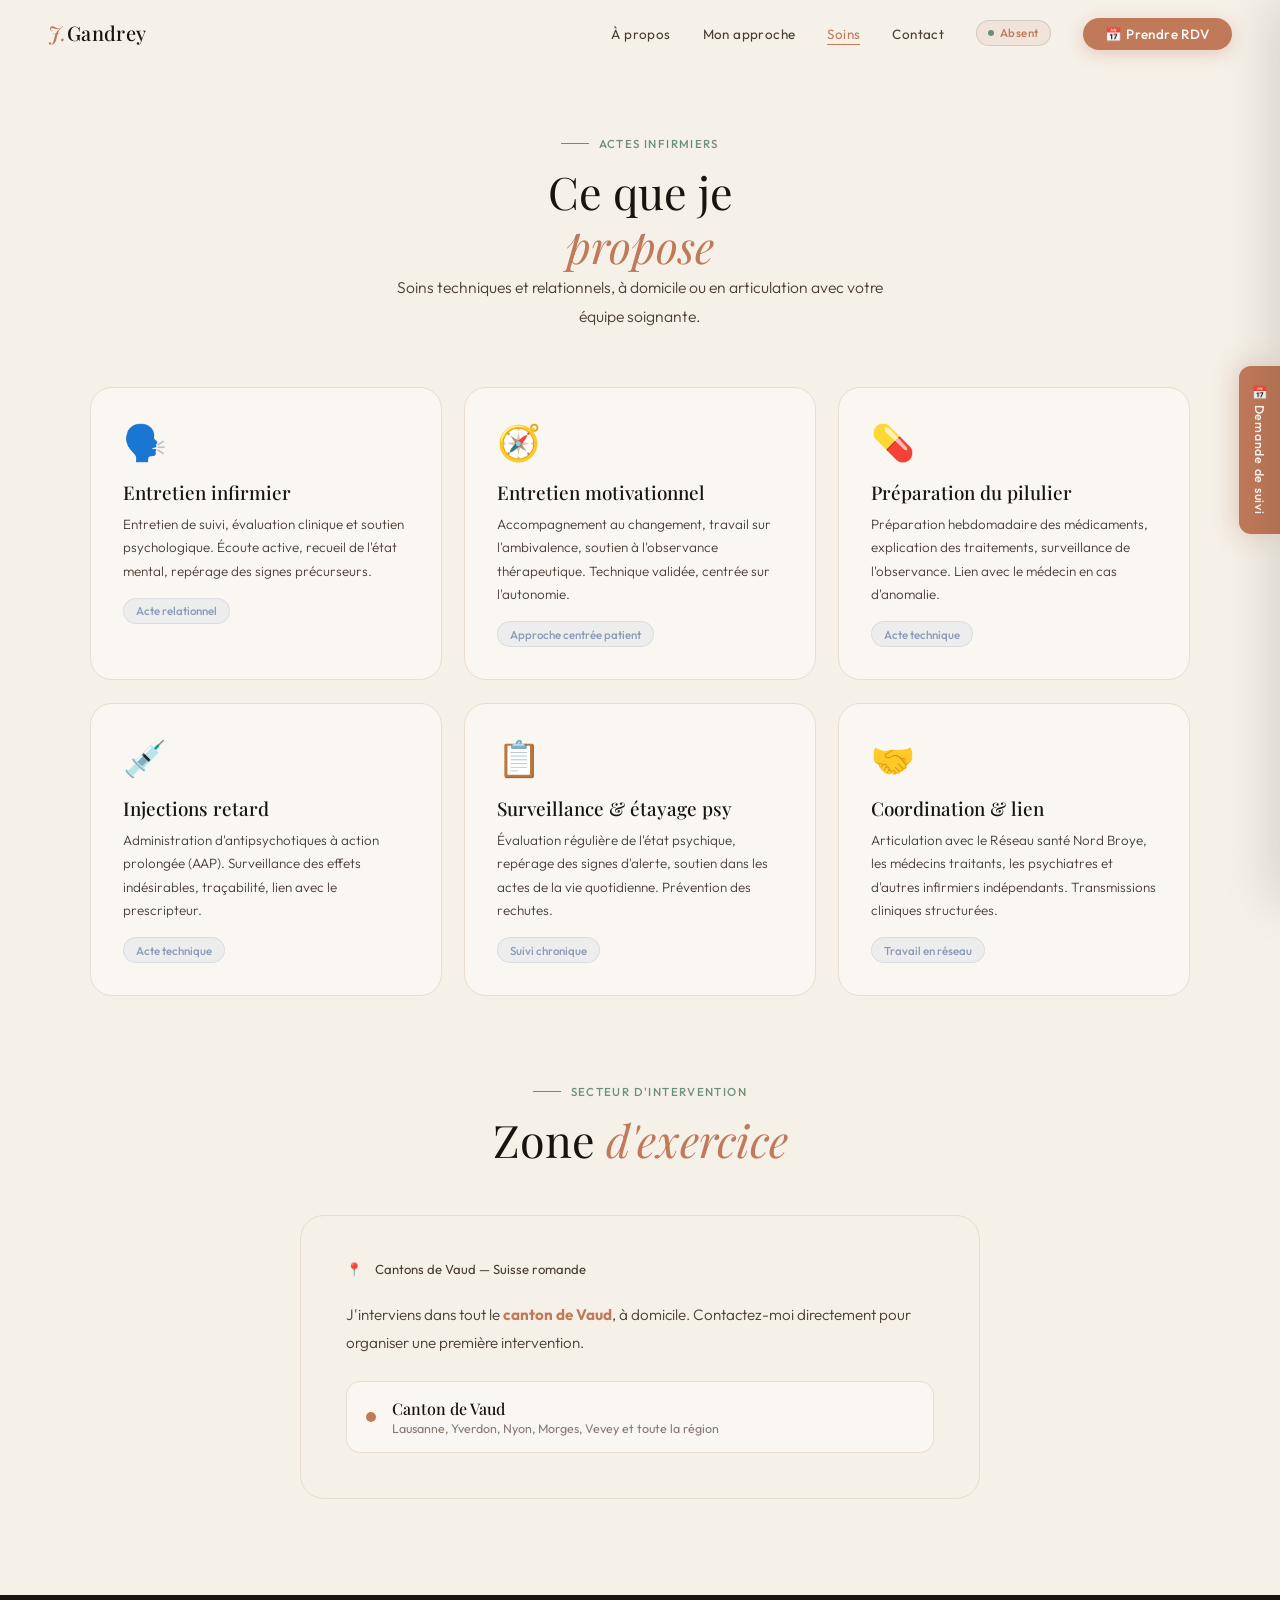
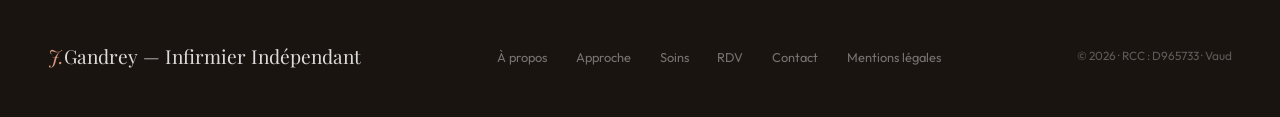
<file: soins/index.html>
<!DOCTYPE html>
<html lang="fr">
<head>
<meta charset="UTF-8"/>
<meta name="viewport" content="width=device-width, initial-scale=1.0"/>
<title>Soins Infirmiers en Santé Mentale à Domicile — Vaud</title>
<meta name="description" content="Entretiens infirmiers, injections retard, préparation de piluliers, surveillance psychiatrique : les actes infirmiers proposés à domicile par Jordan Gandrey, infirmier indépendant, canton de Vaud."/>
<meta property="og:type" content="website"/>
<meta property="og:locale" content="fr_CH"/>
<meta property="og:title" content="Soins Infirmiers en Santé Mentale à Domicile — Vaud"/>
<meta property="og:description" content="Entretiens infirmiers, injections retard, préparation de piluliers, surveillance psychiatrique à domicile."/>
<meta property="og:url" content="https://gandrey-santementale.ch/soins/"/>
<meta name="twitter:card" content="summary"/>
<link rel="canonical" href="https://gandrey-santementale.ch/soins/"/>
<link rel="icon" href="data:image/svg+xml,%3Csvg xmlns='http://www.w3.org/2000/svg' viewBox='0 0 64 64'%3E%3Crect width='64' height='64' rx='16' fill='%23c07a5a'/%3E%3Ctext x='32' y='44' font-family='Georgia,serif' font-size='34' font-style='italic' fill='%23fff' text-anchor='middle'%3EJ%3C/text%3E%3C/svg%3E"/>
<script type="application/ld+json">
{
  "@context": "https://schema.org",
  "@type": "MedicalBusiness",
  "name": "Jordan Gandrey - Infirmier en Santé Mentale",
  "description": "Infirmier indépendant en santé mentale à domicile, canton de Vaud. Remboursé par les assurances de base.",
  "url": "https://gandrey-santementale.ch/",
  "telephone": "+41784477846",
  "email": "jordan.gandrey@curacasa-hin.ch",
  "areaServed": {"@type": "AdministrativeArea", "name": "Canton de Vaud"},
  "medicalSpecialty": "Psychiatric",
  "priceRange": "Remboursé par les assurances de base",
  "sameAs": ["https://www.linkedin.com/in/jordan-gandrey-7a633412a/"],
  "openingHoursSpecification": {
    "@type": "OpeningHoursSpecification",
    "dayOfWeek": ["Monday", "Tuesday", "Wednesday", "Thursday", "Friday"],
    "opens": "08:00",
    "closes": "18:00"
  }
}
</script>
<link rel="preconnect" href="https://fonts.googleapis.com"/>
<link href="https://fonts.googleapis.com/css2?family=Playfair+Display:ital,wght@0,400;0,500;0,700;1,400;1,500&family=Outfit:wght@300;400;500;600&display=swap" rel="stylesheet"/>
<link rel="stylesheet" href="/style.css"/>
</head>
<body>

<!-- NAV -->
<nav id="navbar">
  <a class="nav-logo" href="/"><em>J.</em>Gandrey</a>
  <ul class="nav-links" id="nav-links">
    <li><a href="/a-propos/">À propos</a></li>
    <li><a href="/approche/">Mon approche</a></li>
    <li><a href="/soins/" class="active">Soins</a></li>
    <li><a href="/contact/">Contact</a></li>
    <li><span class="nav-badge" id="nav-badge">Disponible</span></li>
    <li><a href="/rdv/" class="nav-pill">📅 Prendre RDV</a></li>
  </ul>
  <button class="hamburger" id="hamburger" aria-label="Ouvrir le menu" aria-expanded="false" aria-controls="nav-links"><span></span><span></span><span></span></button>
</nav>

<!-- BOUTON FLOTTANT -->
<button class="side-trigger" id="btn-side-trigger">📅 Demande de suivi</button>

<!-- OVERLAY -->
<div class="side-overlay" id="side-overlay"></div>

<!-- SIDE PANEL -->
<div class="side-panel" id="side-panel">
  <div class="side-panel-header">
    <h3>Demande de suivi</h3>
    <button class="side-panel-close" id="btn-side-close">✕</button>
  </div>
  <div class="side-panel-body">
    <div class="side-tabs">
      <button class="side-tab active" id="stab-patient">👤 Patient</button>
      <button class="side-tab" id="stab-pro">🏥 Pro de santé</button>
    </div>
    <!-- FORM PATIENT -->
    <div class="side-form" id="side-form-patient">
      <form id="form-patient" name="demande-patient" method="POST" data-netlify="true" netlify-honeypot="bot-field-patient">
        <input type="hidden" name="form-name" value="demande-patient"/>
        <p style="display:none"><label>Ne pas remplir : <input name="bot-field-patient"/></label></p>
        <div class="side-form-group"><label>Prénom &amp; Nom *</label><input type="text" id="s-nom" name="nom" placeholder="Prénom Nom"/></div>
        <div class="side-form-group"><label>Téléphone *</label><input type="tel" id="s-tel" name="telephone" placeholder="078 XXX XX XX"/></div>
        <div class="side-form-group"><label>Date souhaitée *</label><input type="date" id="s-date" name="date"/></div>
        <div class="side-form-group"><label>Heure * (09h–16h)</label><input type="time" id="s-heure" name="heure" min="09:00" max="16:00"/></div>
        <div class="side-form-group"><label>Type de soin *</label>
          <select id="s-soin" name="soin">
            <option value="">Sélectionner...</option>
            <option>Entretien infirmier / soutien</option>
            <option>Préparation du pilulier</option>
            <option>Injection retard (neuroleptique)</option>
            <option>Surveillance &amp; étayage psychiatrique</option>
            <option>Entretien motivationnel</option>
            <option>Autre / première prise de contact</option>
          </select>
        </div>
        <div class="side-form-group"><label>Adresse *</label><input type="text" id="s-adresse" name="adresse" placeholder="Rue, ville, NPA"/></div>
        <div class="side-note">✉️ Votre demande est envoyée directement, sans passer par votre messagerie.</div>
        <button class="side-submit" type="submit" id="btn-book-patient">Confirmer le rendez-vous</button>
      </form>
      <div class="side-tel-block">
        <div class="side-tel-label">Besoin d'aide ?</div>
        <a href="tel:+41784477846">📞 078 447 78 46</a>
        <div class="side-tel-sub">Contactez-moi directement</div>
      </div>
    </div>
    <!-- FORM PRO -->
    <div class="side-form" id="side-form-pro" hidden>
      <form id="form-pro" name="demande-pro" method="POST" data-netlify="true" netlify-honeypot="bot-field-pro">
        <input type="hidden" name="form-name" value="demande-pro"/>
        <p style="display:none"><label>Ne pas remplir : <input name="bot-field-pro"/></label></p>
        <div class="side-form-group"><label>Prénom &amp; Nom *</label><input type="text" id="sp-nom" name="nom" placeholder="Prénom Nom"/></div>
        <div class="side-form-group"><label>Profession *</label>
          <select id="sp-profession" name="profession">
            <option value="">Sélectionner...</option>
            <option>Psychiatre</option>
            <option>Médecin généraliste</option>
            <option>Infirmier(e) CMS</option>
            <option>Psychologue FSP</option>
            <option>Assistant(e) social(e)</option>
            <option>Équipe mobile psychiatrique</option>
            <option>Autre</option>
          </select>
        </div>
        <div class="side-form-group"><label>Téléphone *</label><input type="tel" id="sp-tel" name="telephone" placeholder="078 XXX XX XX"/></div>
        <div class="side-form-group"><label>Date souhaitée *</label><input type="date" id="sp-date" name="date"/></div>
        <div class="side-form-group"><label>Heure * (09h–16h)</label><input type="time" id="sp-heure" name="heure" min="09:00" max="16:00"/></div>
        <div class="side-form-group"><label>Motif *</label>
          <select id="sp-motif" name="motif">
            <option value="">Sélectionner...</option>
            <option>Demande de suivi pour un patient</option>
            <option>Coordination de soins</option>
            <option>Relais post-hospitalisation</option>
            <option>Réunion de synthèse / staff</option>
            <option>Autre</option>
          </select>
        </div>
        <div class="side-note">🏥 Votre demande est envoyée directement, sans passer par votre messagerie.</div>
        <button class="side-submit" type="submit" id="btn-book-pro">Envoyer la demande</button>
      </form>
      <div class="side-tel-block">
        <div class="side-tel-label">Besoin d'aide ?</div>
        <a href="tel:+41784477846">📞 078 447 78 46</a>
        <div class="side-tel-sub">Contactez-moi directement</div>
      </div>
    </div>
  </div>
</div>

<section class="section" style="padding-top:8rem;background:var(--paper-warm)">
  <div class="section-inner">
    <div class="reveal" style="text-align:center;max-width:600px;margin:0 auto">
      <div class="section-eyebrow" style="justify-content:center">Actes infirmiers</div>
      <h2 class="section-h2">Ce que je<br><em>propose</em></h2>
      <p class="section-desc" style="margin:0 auto">Soins techniques et relationnels, à domicile ou en articulation avec votre équipe soignante.</p>
    </div>
    <div class="services-grid">
      <div class="service-card reveal reveal-delay-1"><div class="ico">🗣️</div><h3>Entretien infirmier</h3><p>Entretien de suivi, évaluation clinique et soutien psychologique. Écoute active, recueil de l'état mental, repérage des signes précurseurs.</p><span class="service-label">Acte relationnel</span></div>
      <div class="service-card reveal reveal-delay-2"><div class="ico">🧭</div><h3>Entretien motivationnel</h3><p>Accompagnement au changement, travail sur l'ambivalence, soutien à l'observance thérapeutique. Technique validée, centrée sur l'autonomie.</p><span class="service-label">Approche centrée patient</span></div>
      <div class="service-card reveal reveal-delay-3"><div class="ico">💊</div><h3>Préparation du pilulier</h3><p>Préparation hebdomadaire des médicaments, explication des traitements, surveillance de l'observance. Lien avec le médecin en cas d'anomalie.</p><span class="service-label">Acte technique</span></div>
      <div class="service-card reveal reveal-delay-1"><div class="ico">💉</div><h3>Injections retard</h3><p>Administration d'antipsychotiques à action prolongée (AAP). Surveillance des effets indésirables, traçabilité, lien avec le prescripteur.</p><span class="service-label">Acte technique</span></div>
      <div class="service-card reveal reveal-delay-2"><div class="ico">📋</div><h3>Surveillance &amp; étayage psy</h3><p>Évaluation régulière de l'état psychique, repérage des signes d'alerte, soutien dans les actes de la vie quotidienne. Prévention des rechutes.</p><span class="service-label">Suivi chronique</span></div>
      <div class="service-card reveal reveal-delay-3"><div class="ico">🤝</div><h3>Coordination &amp; lien</h3><p>Articulation avec le Réseau santé Nord Broye, les médecins traitants, les psychiatres et d'autres infirmiers indépendants. Transmissions cliniques structurées.</p><span class="service-label">Travail en réseau</span></div>
    </div>
    <div style="margin-top:5rem">
      <div class="reveal" style="text-align:center;margin-bottom:0">
        <div class="section-eyebrow" style="justify-content:center">Secteur d'intervention</div>
        <h2 class="section-h2">Zone <em>d'exercice</em></h2>
      </div>
      <div class="zone-box reveal">
        <div class="zone-box-header"><span>📍</span><span>Cantons de Vaud — Suisse romande</span></div>
        <p style="font-size:.95rem;color:var(--ink-mid);line-height:1.85;font-weight:300">J'interviens dans tout le <strong style="color:var(--clay)">canton de Vaud</strong>, à domicile. Contactez-moi directement pour organiser une première intervention.</p>
        <div class="zone-cantons">
          <div class="zone-canton"><div class="zone-canton-dot vaud"></div><div><div class="zone-canton-name">Canton de Vaud</div><div class="zone-canton-desc">Lausanne, Yverdon, Nyon, Morges, Vevey et toute la région</div></div></div>
        </div>
      </div>
    </div>
  </div>
</section>

<!-- MODAL -->
<div class="modal-overlay" id="modal">
  <div class="modal-box">
    <div class="modal-icon" id="modal-icon">✉️</div>
    <h3 id="modal-title"></h3>
    <p id="modal-text"></p>
    <button class="modal-close" id="modal-close-btn">Fermer</button>
  </div>
</div>

<!-- FOOTER -->
<footer>
  <div class="footer-logo"><em>J.</em>Gandrey — Infirmier Indépendant</div>
  <ul class="footer-links">
    <li><a href="/a-propos/">À propos</a></li>
    <li><a href="/approche/">Approche</a></li>
    <li><a href="/soins/">Soins</a></li>
    <li><a href="/rdv/">RDV</a></li>
    <li><a href="/contact/">Contact</a></li>
    <li><a href="/mentions-legales/">Mentions légales</a></li>
  </ul>
  <div class="footer-legal">© <span id="copyright-year">2025</span> · RCC : D965733 · Vaud</div>
</footer>

<script src="/script.js"></script>
</body>
</html>
</file>
<file: style.css>
:root{
  --ink:#1a1410;--ink-mid:#4a3c34;--ink-light:#8a7a72;
  --paper:#faf7f3;--paper-warm:#f5f0e8;
  --clay:#c07a5a;--clay-dark:#9a5c3e;--clay-light:#d4957a;
  --moss:#6b8f78;--moss-light:#9dbfac;--dusk:#8a9ab8;
  --sand:#e8ddd0;--shadow:rgba(30,20,10,.10);
}
*{margin:0;padding:0;box-sizing:border-box;}
html{scroll-behavior:smooth;}
body{font-family:'Outfit',sans-serif;background:var(--paper);color:var(--ink);overflow-x:hidden;}

/* NAV */
nav{position:fixed;top:0;left:0;right:0;z-index:500;padding:1.2rem 3rem;display:flex;align-items:center;justify-content:space-between;transition:background .3s,box-shadow .3s,padding .3s;}
nav.scrolled{background:rgba(250,247,243,.98);box-shadow:0 1px 0 var(--sand);padding:.9rem 3rem;}
.nav-logo{font-family:'Playfair Display',serif;font-size:1.25rem;font-weight:500;color:var(--ink);text-decoration:none;letter-spacing:.02em;cursor:pointer;}
.nav-logo em{font-style:italic;color:var(--clay);}
.nav-links{display:flex;gap:2rem;list-style:none;align-items:center;}
.nav-links a{font-size:.84rem;font-weight:400;color:var(--ink-mid);text-decoration:none;letter-spacing:.03em;position:relative;transition:color .2s;cursor:pointer;}
.nav-links a::after{content:'';position:absolute;bottom:-3px;left:0;right:0;height:1px;background:var(--clay);transform:scaleX(0);transform-origin:right;transition:transform .3s;}
.nav-links a:hover{color:var(--clay);}
.nav-links a:hover::after,.nav-links a.active::after{transform:scaleX(1);transform-origin:left;}
.nav-links a.active{color:var(--clay);}
.nav-pill{background:var(--clay)!important;color:#fff!important;padding:.5rem 1.4rem;border-radius:50px;font-weight:500!important;box-shadow:0 4px 16px rgba(192,120,90,.3);}
.nav-pill:hover{background:var(--clay-dark)!important;}
.nav-pill::after{display:none!important;}
.nav-badge{display:inline-flex;align-items:center;gap:.35rem;background:rgba(107,143,120,.12);border:1px solid rgba(107,143,120,.25);color:var(--moss);padding:.28rem .7rem;border-radius:50px;font-size:.72rem;font-weight:500;letter-spacing:.04em;}
.nav-badge::before{content:'';width:6px;height:6px;background:var(--moss);border-radius:50%;animation:blink 2s infinite;}
@keyframes blink{0%,100%{opacity:1;}50%{opacity:.3;}}
.hamburger{display:none;flex-direction:column;gap:5px;background:none;border:none;cursor:pointer;padding:.4rem;z-index:600;position:relative;}
.hamburger span{display:block;width:24px;height:1.5px;background:var(--ink);transition:all .3s;}
.hamburger.open span:nth-child(1){transform:translateY(6.5px) rotate(45deg);}
.hamburger.open span:nth-child(2){opacity:0;}
.hamburger.open span:nth-child(3){transform:translateY(-6.5px) rotate(-45deg);}

/* REVEAL */
.reveal{opacity:0;transform:translateY(36px);transition:opacity .7s,transform .7s;}
.reveal.visible{opacity:1;transform:translateY(0);}
.reveal-left{opacity:0;transform:translateX(-36px);transition:opacity .7s,transform .7s;}
.reveal-left.visible{opacity:1;transform:translateX(0);}
.reveal-right{opacity:0;transform:translateX(36px);transition:opacity .7s,transform .7s;}
.reveal-right.visible{opacity:1;transform:translateX(0);}
.reveal-delay-1{transition-delay:.1s;}.reveal-delay-2{transition-delay:.2s;}.reveal-delay-3{transition-delay:.3s;}.reveal-delay-4{transition-delay:.4s;}

/* HERO */
#hero-section{min-height:100vh;display:flex;align-items:center;padding:8rem 3rem 4rem;position:relative;overflow:hidden;}
.hero-orb{position:absolute;border-radius:50%;filter:blur(80px);pointer-events:none;}
.hero-orb-1{width:600px;height:600px;right:-100px;top:-100px;background:radial-gradient(circle,rgba(192,120,90,.12) 0%,transparent 70%);}
.hero-orb-2{width:400px;height:400px;left:-80px;bottom:-80px;background:radial-gradient(circle,rgba(107,143,120,.10) 0%,transparent 70%);}
.hero-inner{position:relative;z-index:1;max-width:1100px;margin:0 auto;width:100%;display:grid;grid-template-columns:1fr .9fr;gap:6rem;align-items:center;}
.hero-eyebrow{display:inline-flex;align-items:center;gap:.6rem;font-size:.75rem;font-weight:500;letter-spacing:.1em;text-transform:uppercase;color:var(--clay);margin-bottom:2rem;opacity:0;animation:slideUp .7s .2s forwards;}
.hero-eyebrow::before{content:'';width:32px;height:1px;background:var(--clay);}
.hero-h1{font-family:'Playfair Display',serif;font-size:clamp(2.8rem,5vw,4.4rem);font-weight:400;line-height:1.1;opacity:0;animation:slideUp .7s .35s forwards;}
.hero-h1 em{font-style:italic;color:var(--clay);}
.hero-desc{margin-top:1.6rem;font-size:1.02rem;font-weight:300;color:var(--ink-mid);line-height:1.9;max-width:460px;opacity:0;animation:slideUp .7s .5s forwards;}
.hero-actions{margin-top:2.4rem;display:flex;gap:1rem;flex-wrap:wrap;opacity:0;animation:slideUp .7s .65s forwards;}
.btn{display:inline-flex;align-items:center;gap:.5rem;padding:.85rem 2rem;border-radius:50px;font-family:'Outfit',sans-serif;font-size:.92rem;font-weight:500;text-decoration:none;border:none;cursor:pointer;transition:all .25s;}
.btn-fill{background:var(--clay);color:#fff;box-shadow:0 4px 20px rgba(192,120,90,.3);}
.btn-fill:hover{background:var(--clay-dark);transform:translateY(-2px);}
.btn-outline{background:transparent;color:var(--ink-mid);border:1.5px solid var(--sand);}
.btn-outline:hover{border-color:var(--clay-light);color:var(--clay);}
.hero-stats{margin-top:3.5rem;display:flex;gap:3rem;opacity:0;animation:slideUp .7s .8s forwards;}
.hero-stat-num{font-family:'Playfair Display',serif;font-size:2.2rem;font-weight:500;color:var(--clay);line-height:1;}
.hero-stat-label{font-size:.75rem;color:var(--ink-light);letter-spacing:.04em;margin-top:.3rem;}
.hero-right{opacity:0;animation:slideIn .8s .4s forwards;}
.hero-card{background:var(--paper-warm);border:1px solid var(--sand);border-radius:32px;padding:2.5rem;box-shadow:0 20px 60px var(--shadow);position:relative;overflow:hidden;}
.hero-card::before{content:'';position:absolute;top:0;left:0;right:0;height:3px;background:linear-gradient(90deg,var(--clay),var(--moss-light),var(--dusk));}
.hero-card-avatar{width:72px;height:72px;background:linear-gradient(135deg,var(--clay-light),var(--clay));border-radius:50%;display:flex;align-items:center;justify-content:center;font-size:2rem;margin-bottom:1.4rem;}
.hero-card-name{font-family:'Playfair Display',serif;font-size:1.4rem;font-weight:500;margin-bottom:.2rem;}
.hero-card-title{font-size:.82rem;color:var(--moss);font-weight:500;letter-spacing:.04em;margin-bottom:1.4rem;}
.hero-card-tags{display:flex;flex-wrap:wrap;gap:.45rem;margin-bottom:1.6rem;}
.tag{background:rgba(192,120,90,.08);border:1px solid rgba(192,120,90,.18);color:var(--clay-dark);padding:.32rem .8rem;border-radius:50px;font-size:.74rem;font-weight:500;}
.tag.moss{background:rgba(107,143,120,.08);border-color:rgba(107,143,120,.2);color:var(--moss);}
.tag.dusk{background:rgba(138,154,184,.08);border-color:rgba(138,154,184,.2);color:var(--dusk);}
.hero-card-avail{display:flex;align-items:center;gap:.7rem;padding:1rem 1.2rem;background:rgba(107,143,120,.08);border-radius:14px;border:1px solid rgba(107,143,120,.18);}
.avail-dot{width:8px;height:8px;background:var(--moss);border-radius:50%;animation:blink 2s infinite;flex-shrink:0;}
.avail-text{font-size:.82rem;color:var(--moss);}
.avail-text strong{font-weight:600;}
@keyframes slideUp{from{opacity:0;transform:translateY(28px);}to{opacity:1;transform:translateY(0);}}
@keyframes slideIn{from{opacity:0;transform:translateX(32px);}to{opacity:1;transform:translateX(0);}}

/* SECTIONS */
.section{padding:6rem 3rem;}
.section-inner{max-width:1100px;margin:0 auto;}
.section-eyebrow{display:inline-flex;align-items:center;gap:.6rem;font-size:.72rem;font-weight:500;letter-spacing:.12em;text-transform:uppercase;color:var(--moss);margin-bottom:.9rem;}
.section-eyebrow::before{content:'';width:28px;height:1px;background:var(--moss);}
.section-h2{font-family:'Playfair Display',serif;font-size:clamp(2rem,3.5vw,2.9rem);font-weight:400;line-height:1.2;}
.section-h2 em{font-style:italic;color:var(--clay);}
.section-desc{margin-top:.9rem;font-size:.98rem;font-weight:300;color:var(--ink-mid);line-height:1.85;max-width:520px;}

/* COUNTERS */
#counters-section{background:var(--ink);}
.counters-grid{display:grid;grid-template-columns:repeat(4,1fr);gap:2rem;text-align:center;}
.counter-num{font-family:'Playfair Display',serif;font-size:3rem;font-weight:500;color:var(--clay-light);line-height:1;}
.counter-suffix{font-size:1.5rem;}
.counter-label{font-size:.8rem;color:rgba(255,255,255,.45);letter-spacing:.06em;text-transform:uppercase;margin-top:.6rem;}

/* ABOUT */
#about-section{background:var(--paper-warm);}
.about-grid{display:grid;grid-template-columns:1fr 1.3fr;gap:5rem;align-items:center;}
.about-blob{width:100%;aspect-ratio:4/5;background:linear-gradient(145deg,var(--sand) 0%,rgba(192,120,90,.15) 100%);border-radius:40% 60% 55% 45%/45% 50% 50% 55%;display:flex;align-items:center;justify-content:center;font-size:6rem;animation:morphBlob 12s ease-in-out infinite;position:relative;}
@keyframes morphBlob{0%,100%{border-radius:40% 60% 55% 45%/45% 50% 50% 55%;}50%{border-radius:55% 45% 42% 58%/50% 44% 56% 50%;}}
.about-float-badge{position:absolute;bottom:1.5rem;right:-1.5rem;background:var(--clay);color:#fff;padding:.9rem 1.3rem;border-radius:18px;font-size:.78rem;font-weight:500;line-height:1.5;box-shadow:0 10px 30px rgba(192,120,90,.35);}
.about-float-stat{position:absolute;top:2rem;left:-1.5rem;background:var(--paper);color:var(--ink);padding:.8rem 1.2rem;border-radius:16px;font-size:.75rem;line-height:1.5;box-shadow:0 8px 24px var(--shadow);border:1px solid var(--sand);}
.about-float-stat strong{font-family:'Playfair Display',serif;font-size:1.6rem;font-weight:500;color:var(--clay);display:block;}
.about-text p{font-size:.96rem;font-weight:300;color:var(--ink-mid);line-height:1.9;margin-bottom:1rem;}
.about-text p strong{color:var(--ink);font-weight:500;}
.about-chips{display:flex;flex-wrap:wrap;gap:.5rem;margin-top:1.5rem;}

/* APPROACH */
.approche-grid{display:grid;grid-template-columns:repeat(3,1fr);gap:1.5rem;margin-top:3.5rem;}
.approche-card{background:var(--paper-warm);border:1px solid var(--sand);border-radius:24px;padding:2.2rem;position:relative;overflow:hidden;transition:transform .3s,box-shadow .3s;}
.approche-card::after{content:'';position:absolute;bottom:0;left:0;right:0;height:3px;background:linear-gradient(90deg,var(--clay),var(--moss-light));transform:scaleX(0);transform-origin:left;transition:transform .3s;}
.approche-card:hover{transform:translateY(-6px);box-shadow:0 16px 48px var(--shadow);}
.approche-card:hover::after{transform:scaleX(1);}
.approche-num{font-family:'Playfair Display',serif;font-size:3.5rem;font-weight:700;color:rgba(192,120,90,.12);position:absolute;top:1.2rem;right:1.5rem;line-height:1;}
.approche-icon{font-size:2rem;margin-bottom:1rem;}
.approche-card h3{font-family:'Playfair Display',serif;font-size:1.2rem;font-weight:500;margin-bottom:.6rem;}
.approche-card p{font-size:.86rem;color:var(--ink-mid);line-height:1.78;font-weight:300;}

/* SERVICES */
.services-grid{display:grid;grid-template-columns:repeat(3,1fr);gap:1.4rem;margin-top:3.5rem;}
.service-card{background:var(--paper);border:1px solid var(--sand);border-radius:22px;padding:2rem;transition:transform .3s,box-shadow .3s;position:relative;overflow:hidden;}
.service-card::before{content:'';position:absolute;top:0;left:0;right:0;height:2px;background:linear-gradient(90deg,var(--clay),var(--dusk));opacity:0;transition:opacity .3s;}
.service-card:hover{transform:translateY(-5px);box-shadow:0 14px 40px var(--shadow);}
.service-card:hover::before{opacity:1;}
.service-card .ico{font-size:2.2rem;margin-bottom:1rem;}
.service-card h3{font-family:'Playfair Display',serif;font-size:1.18rem;font-weight:500;margin-bottom:.5rem;}
.service-card p{font-size:.84rem;color:var(--ink-mid);line-height:1.75;font-weight:300;}
.service-label{display:inline-block;margin-top:.9rem;background:rgba(138,154,184,.1);border:1px solid rgba(138,154,184,.2);color:var(--dusk);padding:.28rem .75rem;border-radius:50px;font-size:.72rem;font-weight:500;}

/* ZONE */
.zone-box{background:var(--paper-warm);border:1px solid var(--sand);border-radius:24px;padding:2.8rem;max-width:680px;margin:3rem auto 0;}
.zone-box-header{display:flex;align-items:center;gap:.8rem;margin-bottom:1.5rem;font-size:.82rem;color:var(--ink-mid);}
.zone-cantons{display:flex;flex-direction:column;gap:1rem;margin-top:1.5rem;}
.zone-canton{display:flex;align-items:center;gap:1rem;padding:1rem 1.2rem;background:var(--paper);border:1px solid var(--sand);border-radius:14px;}
.zone-canton-dot{width:10px;height:10px;border-radius:50%;flex-shrink:0;}
.zone-canton-dot.vaud{background:var(--clay);}
.zone-canton-dot.neuchatel{background:var(--moss);}
.zone-canton-name{font-family:'Playfair Display',serif;font-size:1rem;font-weight:500;}
.zone-canton-desc{font-size:.78rem;color:var(--ink-light);margin-top:.1rem;}

/* FAQ */
.faq-list{max-width:720px;margin:3rem auto 0;display:flex;flex-direction:column;gap:.8rem;}
.faq-item{background:var(--paper-warm);border:1px solid var(--sand);border-radius:16px;overflow:hidden;}
.faq-question{width:100%;display:flex;align-items:center;justify-content:space-between;padding:1.2rem 1.5rem;background:none;border:none;font-family:'Outfit',sans-serif;font-size:.95rem;font-weight:500;color:var(--ink);text-align:left;cursor:pointer;gap:1rem;}
.faq-arrow{width:28px;height:28px;flex-shrink:0;background:rgba(192,120,90,.1);border-radius:50%;display:flex;align-items:center;justify-content:center;transition:transform .3s,background .2s;font-size:.75rem;color:var(--clay);}
.faq-item.open .faq-arrow{transform:rotate(180deg);background:var(--clay);color:#fff;}
.faq-answer{max-height:0;overflow:hidden;transition:max-height .4s ease;}
.faq-answer-inner{padding:0 1.5rem 1.2rem;font-size:.88rem;color:var(--ink-mid);line-height:1.85;font-weight:300;}
.faq-item.open .faq-answer{max-height:300px;}

/* CONTACT */
#contact-section{background:var(--paper-warm);}
.contact-grid{display:grid;grid-template-columns:1fr 1.2fr;gap:4rem;align-items:start;}
.contact-info h3{font-family:'Playfair Display',serif;font-size:1.6rem;font-weight:400;margin-bottom:1.8rem;}
.contact-item{display:flex;align-items:flex-start;gap:1rem;margin-bottom:1.3rem;}
.contact-icon{width:44px;height:44px;flex-shrink:0;background:rgba(192,120,90,.08);border:1px solid rgba(192,120,90,.15);border-radius:12px;display:flex;align-items:center;justify-content:center;font-size:1.1rem;}
.contact-label{font-size:.74rem;color:var(--ink-light);letter-spacing:.05em;text-transform:uppercase;}
.contact-val{font-size:.94rem;color:var(--ink);margin-top:.15rem;}
.contact-val a{color:inherit;text-decoration:none;border-bottom:1px dotted var(--ink-light);transition:color .2s,border-color .2s;}
.contact-val a:hover{color:var(--clay);border-color:var(--clay);}
.contact-form-wrap{background:var(--paper);border:1px solid var(--sand);border-radius:26px;padding:2.5rem;box-shadow:0 8px 32px var(--shadow);}
.form-row{display:grid;grid-template-columns:1fr 1fr;gap:.9rem;margin-bottom:.9rem;}
.form-group{display:flex;flex-direction:column;gap:.38rem;}
.form-group label{font-size:.76rem;font-weight:500;color:var(--ink-mid);}
.form-group input,.form-group textarea{background:var(--paper-warm);border:1.5px solid var(--sand);border-radius:11px;padding:.72rem .95rem;font-family:'Outfit',sans-serif;font-size:.88rem;color:var(--ink);outline:none;transition:border-color .2s,box-shadow .2s;}
.form-group input:focus,.form-group textarea:focus{border-color:var(--clay-light);box-shadow:0 0 0 3px rgba(192,120,90,.08);}
.form-group textarea{resize:vertical;min-height:100px;}
.form-full{grid-column:1/-1;}
.form-submit{width:100%;padding:.95rem;margin-top:.5rem;background:var(--clay);color:#fff;border:none;border-radius:14px;font-family:'Outfit',sans-serif;font-size:.95rem;font-weight:500;cursor:pointer;transition:all .25s;box-shadow:0 4px 18px rgba(192,120,90,.3);}
.form-submit:hover{background:var(--clay-dark);transform:translateY(-2px);}

/* RDV CAL.COM */
#rdv-section{background:var(--paper);}
#cal-inline-widget{width:100%;min-height:600px;border-radius:20px;overflow:hidden;border:1px solid var(--sand);box-shadow:0 8px 40px var(--shadow);}

/* SIDE PANEL */
.side-trigger{position:fixed;right:0;top:50%;transform:translateY(-50%);z-index:200;background:var(--clay);color:#fff;writing-mode:vertical-rl;padding:1.2rem .8rem;border-radius:12px 0 0 12px;font-family:'Outfit',sans-serif;font-size:.78rem;font-weight:500;letter-spacing:.06em;cursor:pointer;border:none;box-shadow:-3px 0 24px rgba(192,120,90,.3);transition:background .2s,padding .2s;display:flex;align-items:center;gap:.5rem;}
.side-trigger:hover{background:var(--clay-dark);}
.side-overlay{position:fixed;inset:0;z-index:550;background:rgba(26,20,16,.45);backdrop-filter:blur(4px);opacity:0;pointer-events:none;transition:opacity .3s;}
.side-overlay.open{opacity:1;pointer-events:all;}
.side-panel{position:fixed;right:0;top:0;bottom:0;width:380px;max-width:95vw;background:var(--paper-warm);z-index:551;transform:translateX(100%);transition:transform .35s cubic-bezier(.4,0,.2,1);overflow-y:auto;box-shadow:-6px 0 50px rgba(26,20,16,.15);display:flex;flex-direction:column;}
.side-panel.open{transform:translateX(0);}
.side-panel-header{padding:1.5rem 1.5rem 1rem;border-bottom:1px solid var(--sand);display:flex;align-items:center;justify-content:space-between;position:sticky;top:0;background:var(--paper-warm);z-index:1;}
.side-panel-header h3{font-family:'Playfair Display',serif;font-size:1.4rem;font-weight:400;}
.side-panel-close{width:32px;height:32px;border-radius:50%;border:1.5px solid var(--sand);background:transparent;cursor:pointer;display:flex;align-items:center;justify-content:center;font-size:1rem;color:var(--ink-mid);transition:background .2s;}
.side-panel-close:hover{background:var(--sand);}
.side-panel-body{padding:1.3rem 1.5rem 2rem;flex:1;}
.side-tabs{display:flex;gap:.5rem;margin-bottom:1.2rem;}
.side-tab{flex:1;padding:.55rem .5rem;border-radius:50px;border:1.5px solid var(--sand);background:transparent;color:var(--ink-mid);font-family:'Outfit',sans-serif;font-size:.78rem;cursor:pointer;transition:all .2s;text-align:center;}
.side-tab.active{background:var(--clay);border-color:var(--clay);color:#fff;font-weight:500;}
.side-form-group{display:flex;flex-direction:column;gap:.35rem;margin-bottom:.75rem;}
.side-form-group label{font-size:.75rem;font-weight:500;color:var(--ink-mid);}
.side-form-group input,.side-form-group select,.side-form-group textarea{background:var(--paper);border:1.5px solid var(--sand);border-radius:10px;padding:.62rem .85rem;font-family:'Outfit',sans-serif;font-size:.84rem;color:var(--ink);outline:none;transition:border-color .2s;}
.side-form-group input:focus,.side-form-group select:focus,.side-form-group textarea:focus{border-color:var(--clay-light);}
.side-form-group textarea{resize:vertical;min-height:70px;}
.side-note{padding:.7rem .85rem;margin-bottom:.85rem;background:rgba(107,143,120,.08);border-radius:10px;font-size:.74rem;color:var(--moss);line-height:1.6;border-left:3px solid var(--moss-light);}
.side-submit{width:100%;padding:.85rem;background:var(--clay);color:#fff;border:none;border-radius:12px;font-family:'Outfit',sans-serif;font-size:.88rem;font-weight:500;cursor:pointer;transition:all .2s;box-shadow:0 4px 18px rgba(192,120,90,.28);}
.side-submit:hover{background:var(--clay-dark);transform:translateY(-1px);}
.side-form[hidden]{display:none;}
.side-tel-block{margin-top:1.2rem;padding:1rem;background:rgba(192,120,90,.06);border-radius:12px;text-align:center;border:1px solid rgba(192,120,90,.15);}
.side-tel-label{font-size:.72rem;color:var(--ink-light);letter-spacing:.05em;text-transform:uppercase;margin-bottom:.4rem;}
.side-tel-block a{font-size:1rem;font-weight:600;color:var(--clay);text-decoration:none;display:block;}
.side-tel-sub{font-size:.72rem;color:var(--ink-light);margin-top:.25rem;}

/* MODAL */
.modal-overlay{position:fixed;inset:0;z-index:999;background:rgba(26,20,16,.5);backdrop-filter:blur(8px);display:flex;align-items:center;justify-content:center;opacity:0;pointer-events:none;transition:opacity .3s;}
.modal-overlay.open{opacity:1;pointer-events:all;}
.modal-box{background:var(--paper-warm);border-radius:28px;padding:2.5rem;max-width:400px;width:90%;text-align:center;transform:translateY(24px) scale(.97);transition:transform .3s;box-shadow:0 24px 60px rgba(26,20,16,.2);border:1px solid var(--sand);}
.modal-overlay.open .modal-box{transform:translateY(0) scale(1);}
.modal-icon{font-size:2.8rem;margin-bottom:.9rem;}
.modal-box h3{font-family:'Playfair Display',serif;font-size:1.5rem;font-weight:400;margin-bottom:.75rem;}
.modal-box p{font-size:.88rem;color:var(--ink-mid);line-height:1.75;}
.modal-close{margin-top:1.6rem;padding:.72rem 2.2rem;background:var(--clay);color:#fff;border:none;border-radius:50px;font-family:'Outfit',sans-serif;font-size:.9rem;font-weight:500;cursor:pointer;}

/* FOOTER */
footer{background:var(--ink);padding:3rem;display:flex;align-items:center;justify-content:space-between;flex-wrap:wrap;gap:1.5rem;}
.footer-logo{font-family:'Playfair Display',serif;font-size:1.2rem;color:rgba(255,255,255,.85);}
.footer-logo em{font-style:italic;color:var(--clay-light);}
.footer-links{display:flex;gap:1.8rem;list-style:none;}
.footer-links a{font-size:.8rem;color:rgba(255,255,255,.4);text-decoration:none;transition:color .2s;cursor:pointer;}
.footer-links a:hover{color:var(--clay-light);}
.footer-legal{font-size:.74rem;color:rgba(255,255,255,.3);}

/* RESPONSIVE */
@media(max-width:1024px){
  .hero-inner{grid-template-columns:1fr;gap:3rem;}
  .hero-right{display:none;}
  .about-grid{grid-template-columns:1fr;gap:3rem;}
  .counters-grid{grid-template-columns:repeat(2,1fr);}
  .contact-grid{grid-template-columns:1fr;}
}
@media(max-width:768px){
  nav{padding:1rem 1.5rem;}
  .nav-links{display:none;flex-direction:column;position:fixed;top:0;left:0;right:0;bottom:0;background:var(--paper);z-index:500;align-items:center;justify-content:center;gap:0;}
  .nav-links.open{display:flex;}
  .nav-links li{width:100%;text-align:center;}
  .nav-links a{display:block;padding:1rem;font-size:1.1rem;border-bottom:1px solid var(--sand);}
  .nav-links a.nav-pill{margin:1rem auto;width:fit-content;display:inline-flex;border-bottom:none;}
  .nav-badge{display:none;}
  .hamburger{display:flex;}
  .section{padding:4rem 1.4rem;}
  .approche-grid,.services-grid{grid-template-columns:1fr;}
  .hero-stats{gap:1.8rem;}
  #hero-section{padding:7rem 1.4rem 3rem;}
  .form-row{grid-template-columns:1fr;}
  footer{flex-direction:column;text-align:center;padding-bottom:6rem;}
  .footer-links{justify-content:center;flex-wrap:wrap;}
  .side-trigger{writing-mode:horizontal-tb;transform:none;top:auto;bottom:1.2rem;left:50%;transform:translateX(-50%);border-radius:50px;padding:.75rem 1.6rem;font-size:.82rem;box-shadow:0 4px 20px rgba(192,120,90,.4);white-space:nowrap;}
  .side-panel{top:64px;}
  .counters-grid{grid-template-columns:1fr 1fr;}
}
@media(max-width:480px){
  .hero-actions{flex-direction:column;}
  .btn{justify-content:center;}
}
@media(prefers-reduced-motion:reduce){
  *,*::before,*::after{animation-duration:.01ms!important;animation-iteration-count:1!important;transition-duration:.01ms!important;scroll-behavior:auto!important;}
}
</file>
